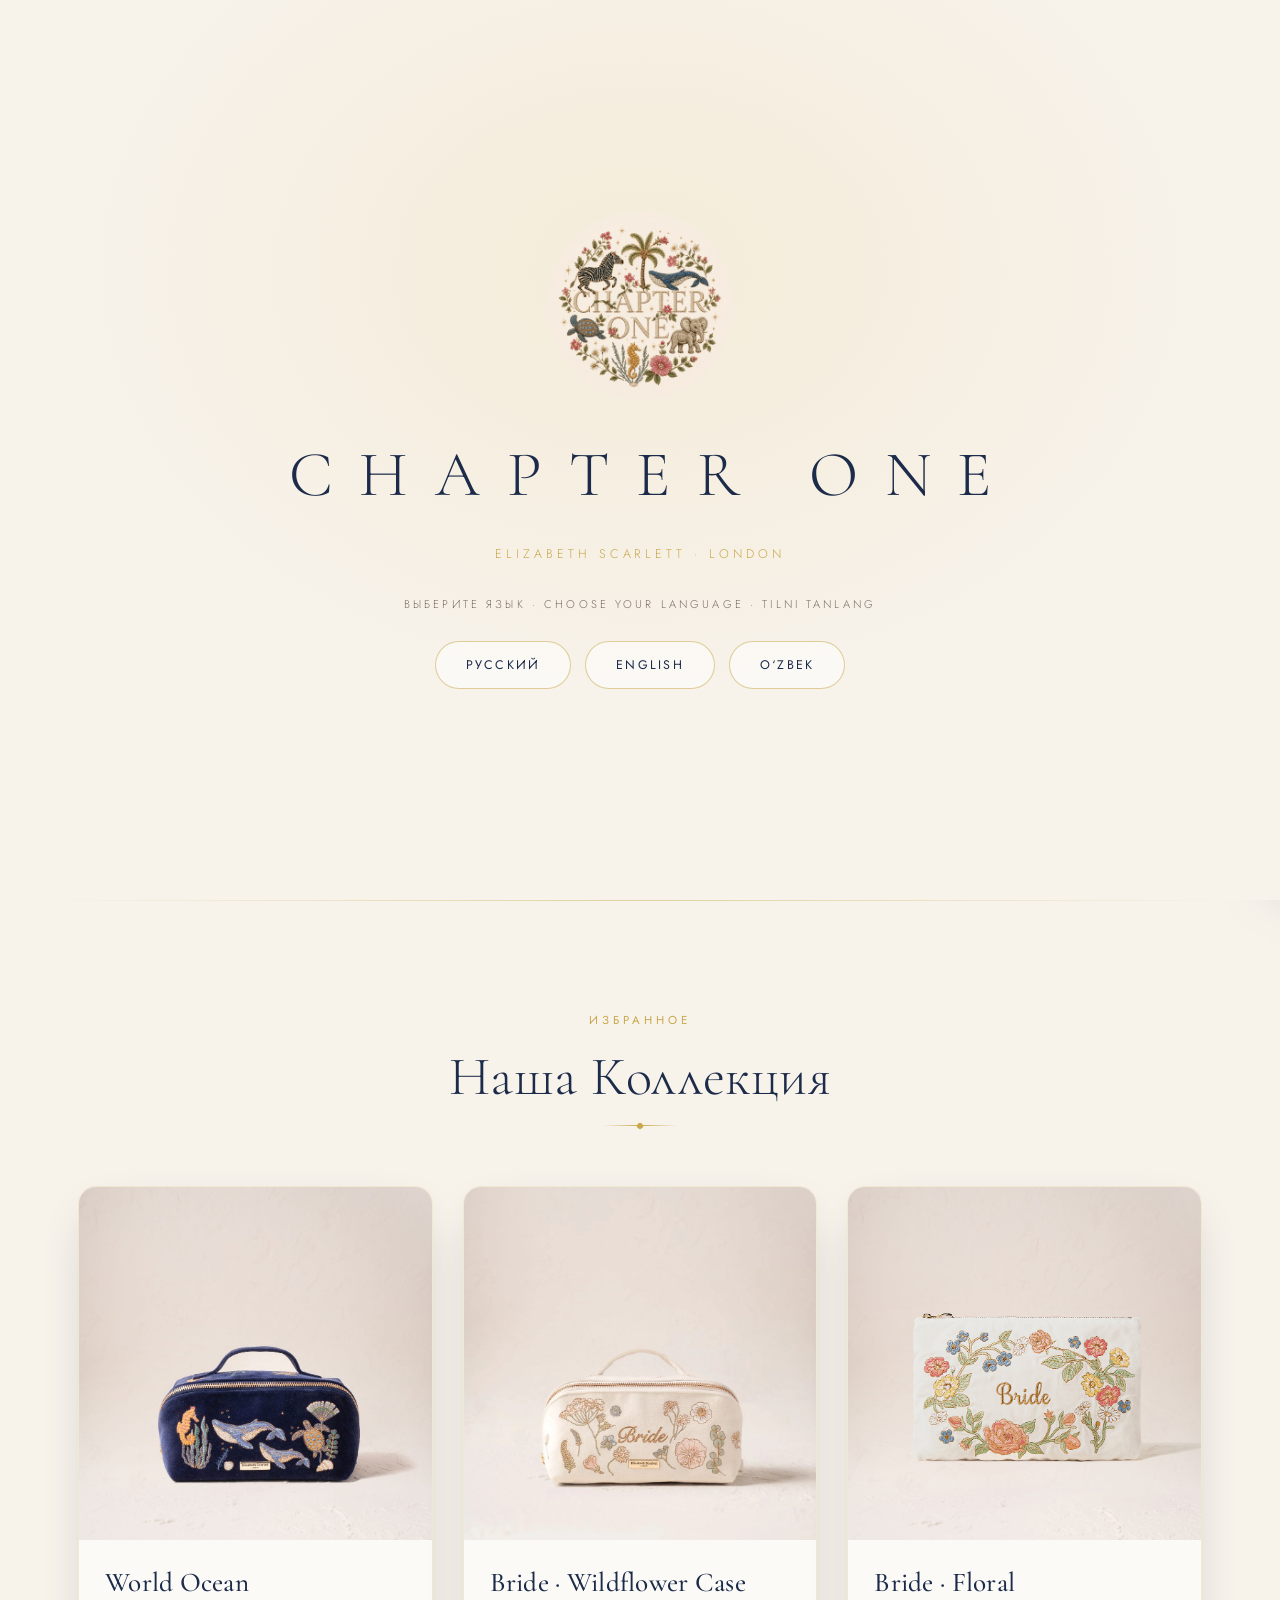
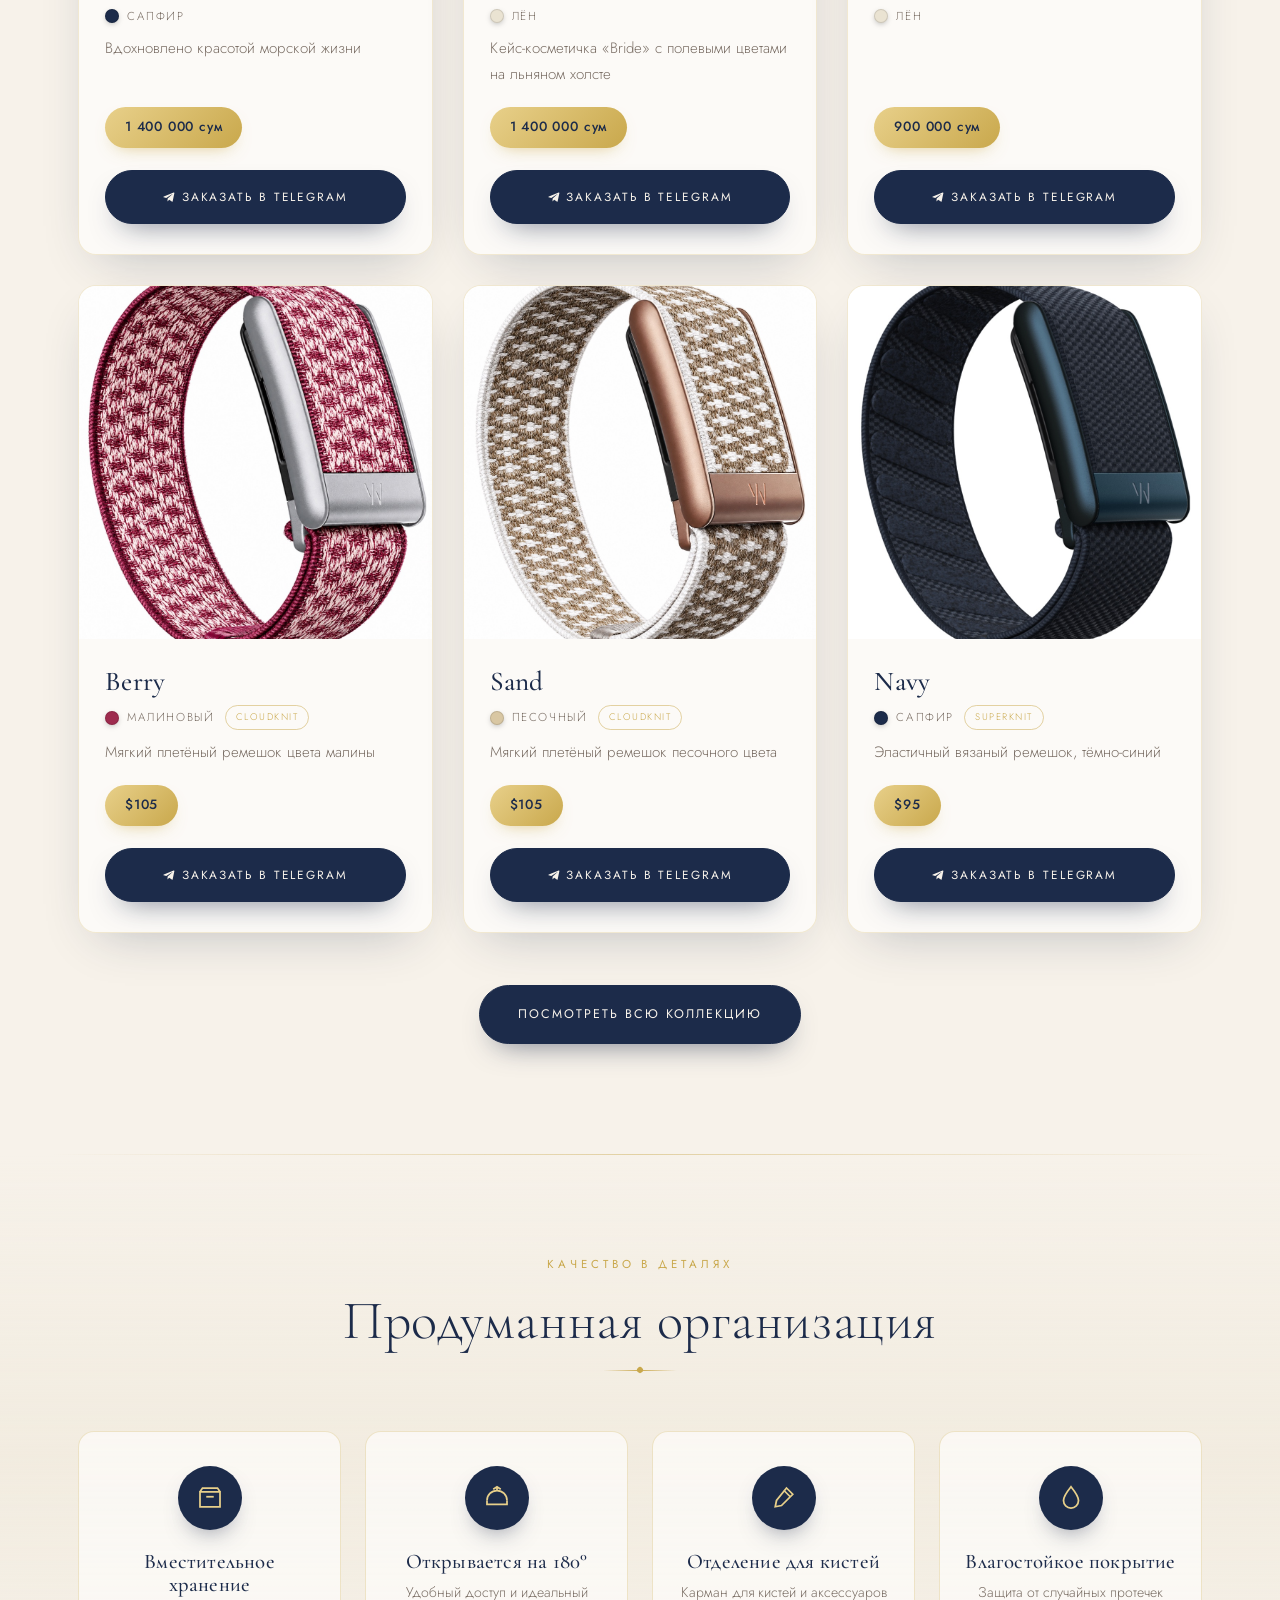
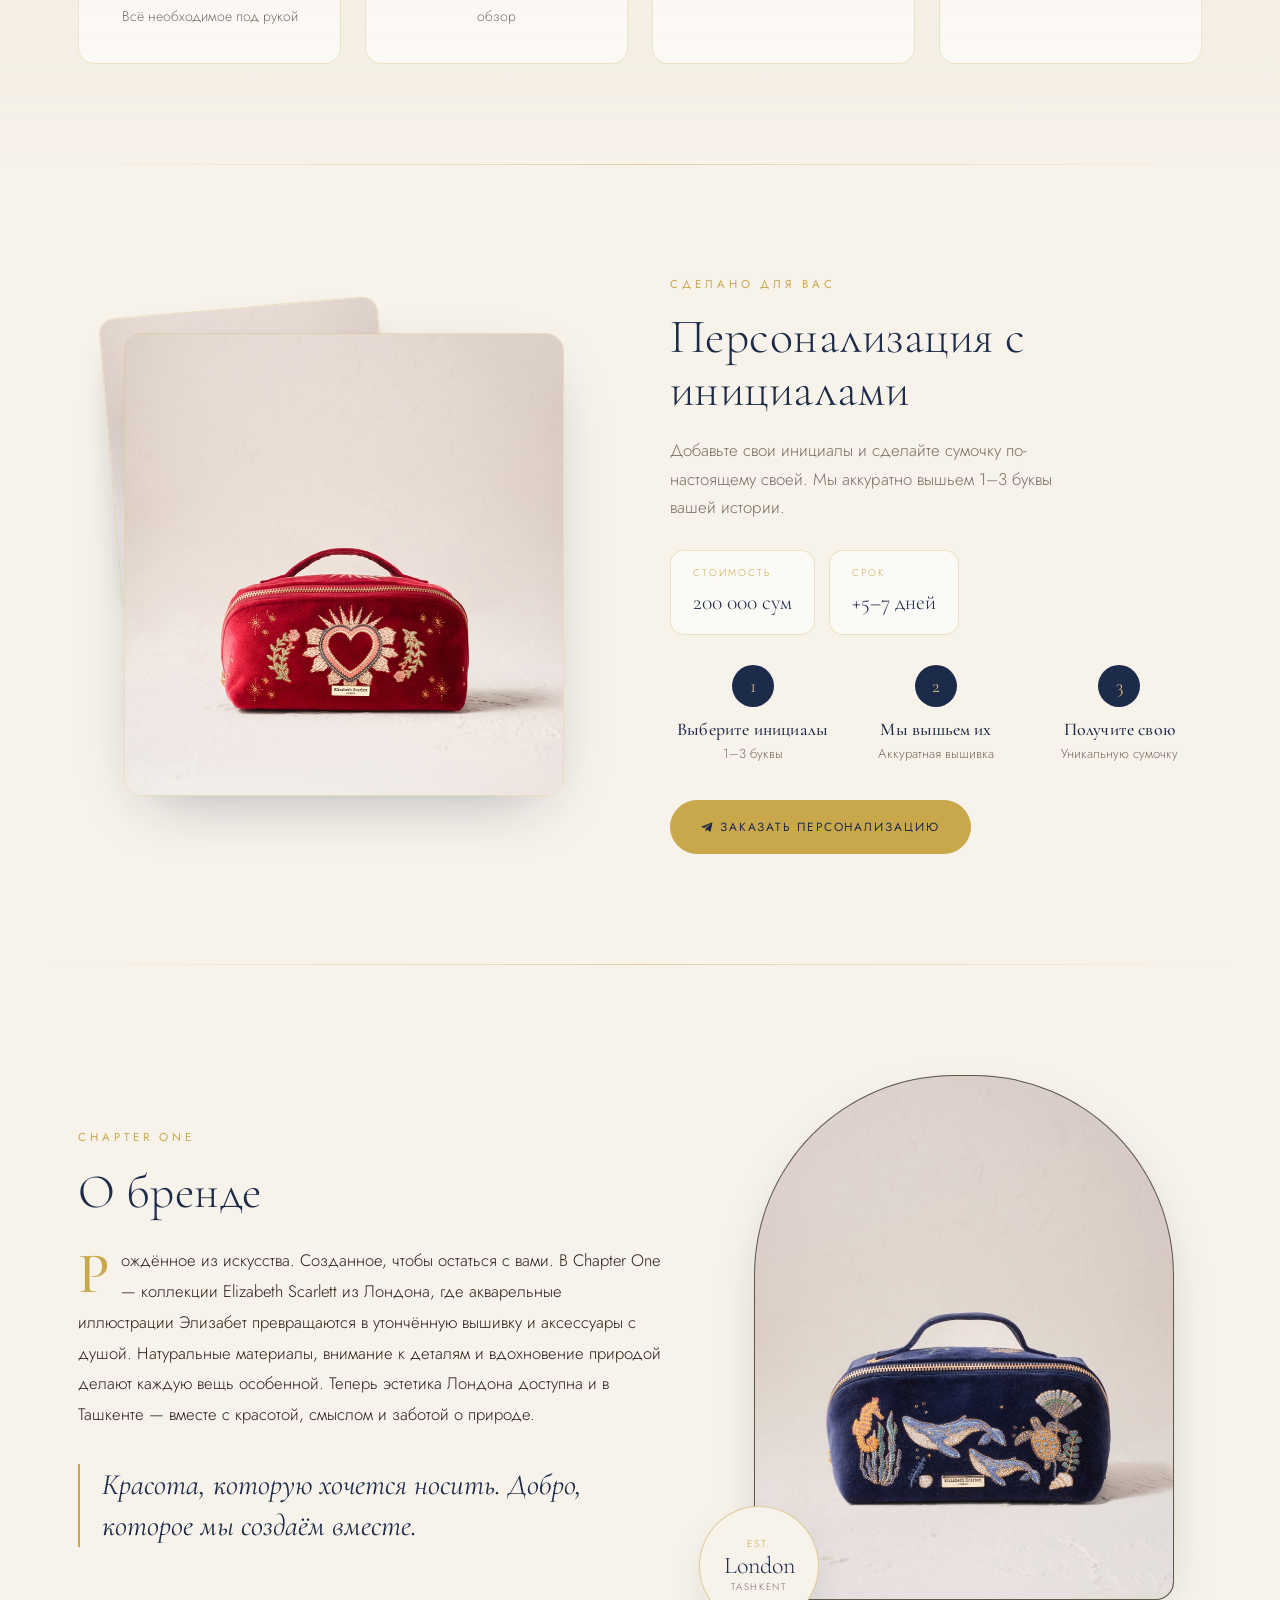
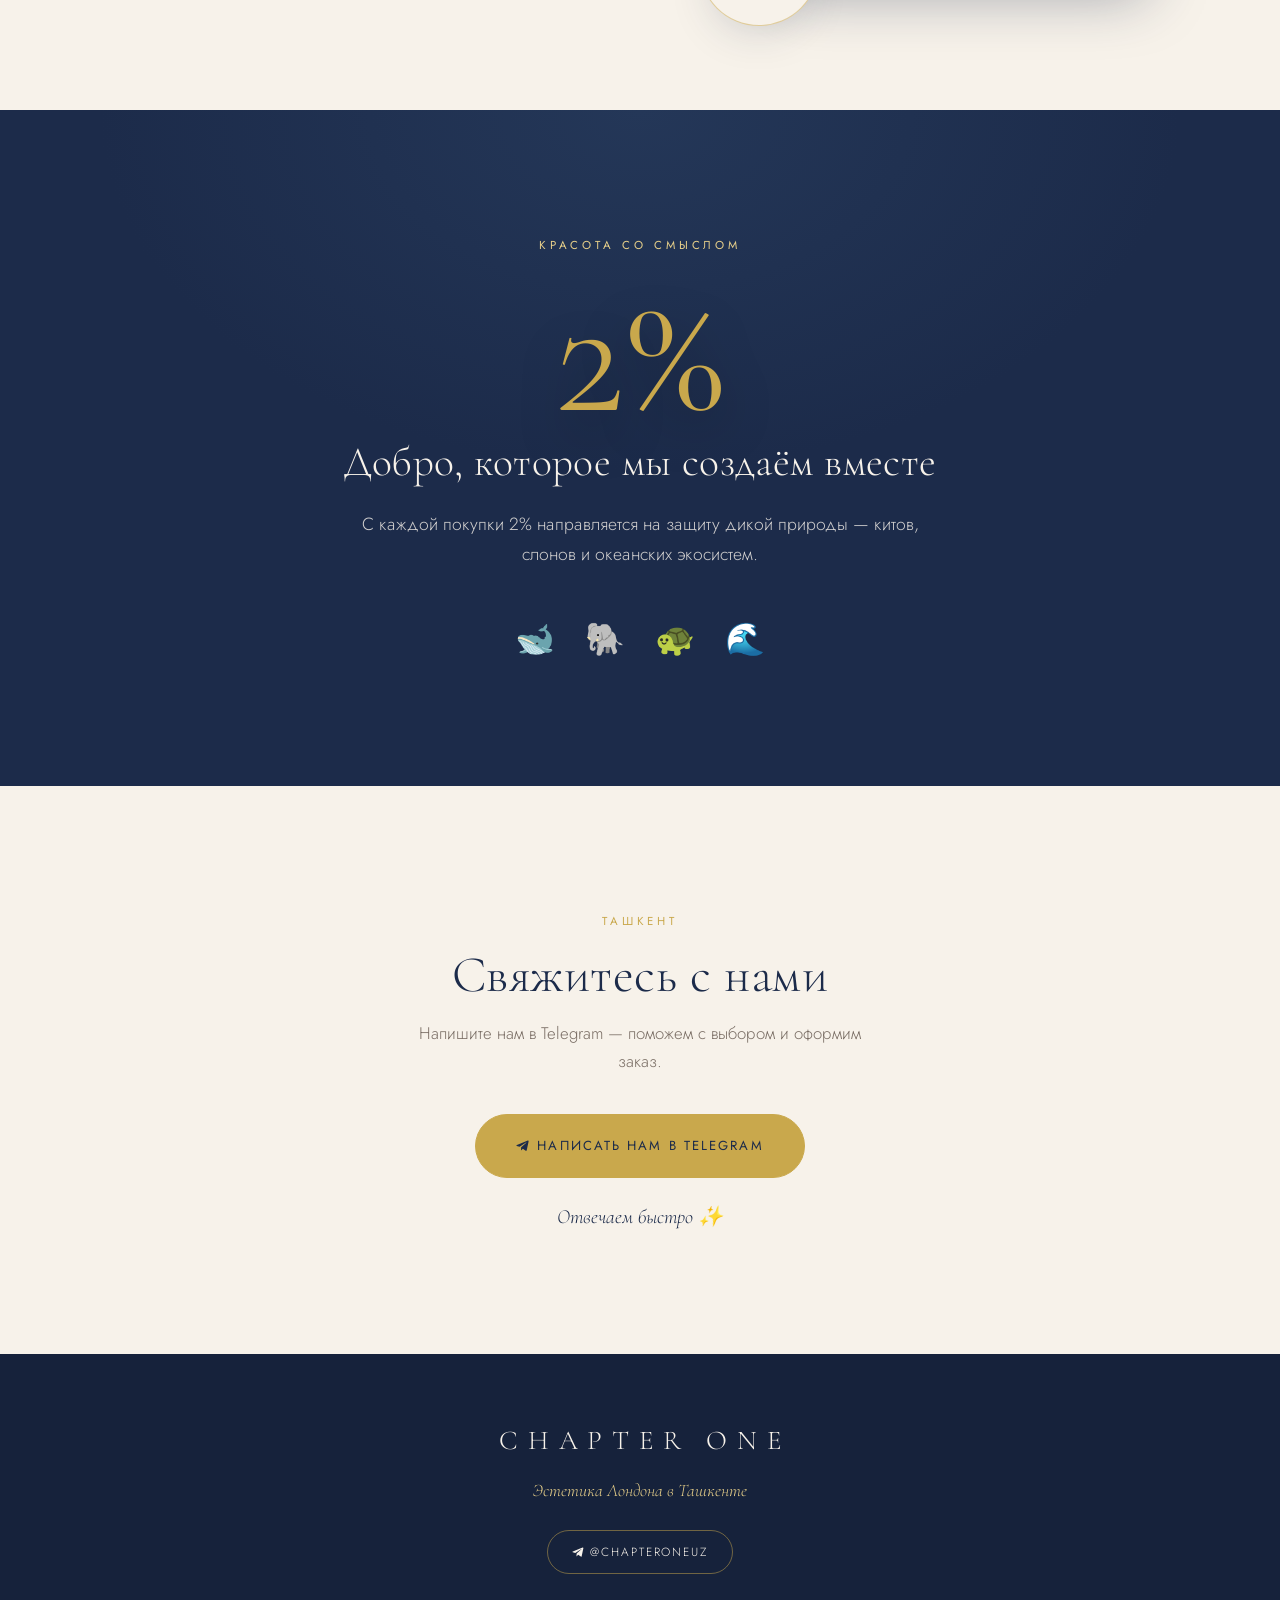
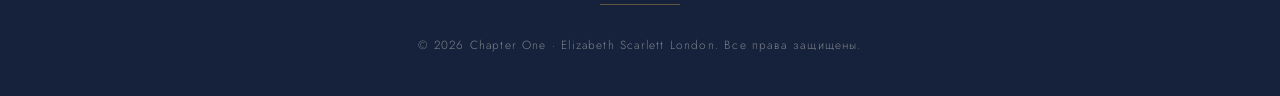
<file: index.html>
<!DOCTYPE html>
<html lang="ru">
<head>
<meta charset="UTF-8" />
<meta name="viewport" content="width=device-width, initial-scale=1.0" />
<title>Chapter One · Elizabeth Scarlett — Ташкент</title>
<meta name="description" content="Chapter One — представитель коллекции бархатных косметичек Elizabeth Scarlett (Лондон) в Ташкенте. Премиальная вышивка, вдохновлённая природой." />

<link rel="stylesheet" href="styles.css">
</head>
<body>

<!-- ===================== LANGUAGE SPLASH ===================== -->
<div id="splash">
  <div class="splash-inner">
    <img class="splash-logo" src="logo-mark.jpg" alt="Chapter One" width="188" height="188">
    <div class="splash-mark">CHAPTER ONE</div>
    <div class="splash-sub">Elizabeth Scarlett · London</div>
    <div class="splash-line">Выберите язык · Choose your language · Tilni tanlang</div>
    <div class="splash-btns">
      <button class="lang-btn" data-lang="ru">Русский</button>
      <button class="lang-btn" data-lang="en">English</button>
      <button class="lang-btn" data-lang="uz">O‘zbek</button>
    </div>
  </div>
</div>

<!-- ===================== NAVBAR ===================== -->
<nav class="nav" id="nav">
  <div class="wrap nav-inner">
    <a href="#top" class="brand">CHAPTER ONE</a>
    <div class="nav-links">
      <a href="collection.html" data-i18n="nav.collection">Коллекция</a>
      <a href="#personalize" data-i18n="nav.personalize">Персонализация</a>
      <a href="#about" data-i18n="nav.about">О бренде</a>
      <a href="#mission" data-i18n="nav.mission">Миссия</a>
      <a href="#contact" data-i18n="nav.contact">Контакты</a>
      <div class="lang-switch" data-switch>
        <button data-set-lang="ru">RU</button><span class="lang-sep">/</span>
        <button data-set-lang="en">EN</button><span class="lang-sep">/</span>
        <button data-set-lang="uz">UZ</button>
      </div>
    </div>
    <button class="burger" id="burger" aria-label="Menu"><span></span><span></span><span></span></button>
  </div>
</nav>

<!-- mobile drawer -->
<div class="scrim" id="scrim"></div>
<aside class="drawer" id="drawer">
  <a href="collection.html" data-i18n="nav.collection" data-close>Коллекция</a>
  <a href="#personalize" data-i18n="nav.personalize" data-close>Персонализация</a>
  <a href="#about" data-i18n="nav.about" data-close>О бренде</a>
  <a href="#mission" data-i18n="nav.mission" data-close>Миссия</a>
  <a href="#contact" data-i18n="nav.contact" data-close>Контакты</a>
  <div class="lang-switch" data-switch>
    <button data-set-lang="ru">RU</button><span class="lang-sep">/</span>
    <button data-set-lang="en">EN</button><span class="lang-sep">/</span>
    <button data-set-lang="uz">UZ</button>
  </div>
</aside>

<span id="top"></span>

<!-- ===================== HERO ===================== -->
<header class="hero">
  <div class="deco deco-1"><svg viewBox="0 0 60 160" fill="none" stroke="#C9A84C" stroke-width="1"><path d="M30 160 C30 110 30 60 30 6"/><path d="M30 130 C12 122 6 108 8 92 C24 96 30 112 30 130"/><path d="M30 100 C48 92 54 78 52 62 C36 66 30 82 30 100"/><path d="M30 72 C14 64 8 52 10 38 C26 42 30 56 30 72"/></svg></div>
  <div class="deco deco-2"><svg viewBox="0 0 60 160" fill="none" stroke="#C9A84C" stroke-width="1"><path d="M30 160 C30 110 30 60 30 6"/><path d="M30 124 C12 116 6 102 8 86 C24 90 30 106 30 124"/><path d="M30 94 C48 86 54 72 52 56 C36 60 30 76 30 94"/></svg></div>
  <div class="wrap hero-grid">
    <div>
      <div class="hero-overline eyebrow" data-i18n="hero.overline">Elizabeth Scarlett · Лондон → Ташкент</div>
      <h1 data-i18n="hero.title">Рождённое из искусства. <span class="accent">Созданное</span>, чтобы остаться с вами.</h1>
      <p class="hero-sub" data-i18n="hero.subtitle">Красота, которую хочется носить. Добро, которое мы создаём вместе.</p>
      <div class="hero-cta">
        <a href="collection.html" class="btn btn-primary" data-i18n="hero.cta1">Смотреть коллекцию</a>
        <a href="https://t.me/chapteroneuz" target="_blank" rel="noopener" class="btn btn-outline">
          <svg class="tg-ico" viewBox="0 0 24 24"><path d="M21.94 4.3 18.7 19.6c-.24 1.08-.88 1.34-1.78.84l-4.92-3.62-2.37 2.28c-.26.26-.48.48-.98.48l.35-4.98 9.06-8.18c.4-.35-.08-.55-.62-.2L6.27 13.5l-4.83-1.5c-1.05-.33-1.07-1.05.22-1.55L20.6 2.8c.87-.32 1.64.2 1.34 1.5Z"/></svg>
          <span data-i18n="hero.cta2">Заказать в Telegram</span>
        </a>
      </div>
    </div>
    <div class="hero-art">
      <div class="hero-medallion">
        <img class="hero-logo" src="logo-mark.jpg" alt="Chapter One — Elizabeth Scarlett" width="430" height="430">
      </div>
    </div>
  </div>
</header>

<div class="section-divider"></div>

<!-- ===================== COLLECTION ===================== -->
<section class="collection" id="collection">
  <div class="wrap">
    <div class="section-head reveal">
      <span class="eyebrow" data-i18n="home.featured">Избранное</span>
      <h2 data-i18n="collection.title">Наша Коллекция</h2>
      <div class="gold-rule"></div>
    </div>

    <div class="grid" id="gridPreview">
      <!-- featured product cards rendered by JS -->
    </div>

    <div class="view-all-wrap reveal">
      <a href="collection.html" class="btn btn-primary" data-i18n="home.viewall">Посмотреть всю коллекцию</a>
    </div>
  </div>
</section>

<div class="section-divider"></div>

<!-- ===================== FEATURES ===================== -->
<section class="features">
  <div class="wrap">
    <div class="section-head reveal">
      <span class="eyebrow" data-i18n="features.eyebrow">Качество в деталях</span>
      <h2 data-i18n="features.title">Продуманная организация</h2>
      <div class="gold-rule"></div>
    </div>
    <div class="feat-grid">
      <div class="feat reveal">
        <div class="feat-ico"><svg viewBox="0 0 24 24"><path d="M4 7h16v12H4z"/><path d="M4 7l2-3h12l2 3"/><path d="M9 11h6"/></svg></div>
        <h4 data-i18n="feat.1.title">Вместительное хранение</h4>
        <p data-i18n="feat.1.desc">Всё необходимое под рукой</p>
      </div>
      <div class="feat reveal d1">
        <div class="feat-ico"><svg viewBox="0 0 24 24"><path d="M4 14a8 8 0 0 1 16 0"/><path d="M4 14v3h16v-3"/><path d="M12 6V3M9 5l3-2 3 2"/></svg></div>
        <h4 data-i18n="feat.2.title">Открывается на 180°</h4>
        <p data-i18n="feat.2.desc">Удобный доступ и идеальный обзор</p>
      </div>
      <div class="feat reveal d2">
        <div class="feat-ico"><svg viewBox="0 0 24 24"><path d="M14 4l5 5-9 9-5 1 1-5z"/><path d="M12 6l5 5"/></svg></div>
        <h4 data-i18n="feat.3.title">Отделение для кистей</h4>
        <p data-i18n="feat.3.desc">Карман для кистей и аксессуаров</p>
      </div>
      <div class="feat reveal d3">
        <div class="feat-ico"><svg viewBox="0 0 24 24"><path d="M12 3c4 5 6 8 6 11a6 6 0 0 1-12 0c0-3 2-6 6-11z"/></svg></div>
        <h4 data-i18n="feat.4.title">Влагостойкое покрытие</h4>
        <p data-i18n="feat.4.desc">Защита от случайных протечек</p>
      </div>
    </div>
  </div>
</section>

<div class="section-divider"></div>

<!-- ===================== PERSONALIZATION ===================== -->
<section class="personalize" id="personalize">
  <div class="wrap">
    <div class="pers-media reveal">
      <img class="pers-back" src="IMG_4416.jpg" alt="Монограмма «S» на тёмно-синем бархате" loading="lazy">
      <img src="personalize-red.jpg" alt="Персонализация с инициалами на бархате" loading="lazy">
    </div>
    <div class="pers-text reveal d1">
      <span class="eyebrow" data-i18n="pers.eyebrow">Сделано для вас</span>
      <h2 data-i18n="pers.title">Персонализация с инициалами</h2>
      <p class="lead" data-i18n="pers.lead">Добавьте свои инициалы и сделайте сумочку по-настоящему своей. Мы аккуратно вышьем 1–3 буквы вашей истории.</p>
      <div class="pers-meta">
        <div class="pers-pill"><span class="pk" data-i18n="pers.cost.k">Стоимость</span><span class="pv" data-i18n="pers.cost.v">200 000 сум</span></div>
        <div class="pers-pill"><span class="pk" data-i18n="pers.time.k">Срок</span><span class="pv" data-i18n="pers.time.v">+5–7 дней</span></div>
      </div>
      <div class="pers-steps">
        <div class="pers-step"><div class="sn">1</div><h4 data-i18n="pers.s1.t">Выберите инициалы</h4><p data-i18n="pers.s1.d">1–3 буквы</p></div>
        <div class="pers-step"><div class="sn">2</div><h4 data-i18n="pers.s2.t">Мы вышьем их</h4><p data-i18n="pers.s2.d">Аккуратная вышивка</p></div>
        <div class="pers-step"><div class="sn">3</div><h4 data-i18n="pers.s3.t">Получите свою</h4><p data-i18n="pers.s3.d">Уникальную сумочку</p></div>
      </div>
      <a href="https://t.me/chapteroneuz" target="_blank" rel="noopener" class="btn btn-gold">
        <svg class="tg-ico" viewBox="0 0 24 24"><path d="M21.94 4.3 18.7 19.6c-.24 1.08-.88 1.34-1.78.84l-4.92-3.62-2.37 2.28c-.26.26-.48.48-.98.48l.35-4.98 9.06-8.18c.4-.35-.08-.55-.62-.2L6.27 13.5l-4.83-1.5c-1.05-.33-1.07-1.05.22-1.55L20.6 2.8c.87-.32 1.64.2 1.34 1.5Z"/></svg>
        <span data-i18n="pers.cta">Заказать персонализацию</span>
      </a>
    </div>
  </div>
</section>

<div class="section-divider"></div>

<!-- ===================== ABOUT ===================== -->
<section class="about" id="about">
  <div class="wrap about-grid">
    <div class="about-text reveal">
      <span class="eyebrow" data-i18n="about.eyebrow">Chapter One</span>
      <h2 data-i18n="about.title">О бренде</h2>
      <p class="about-body" data-i18n="about.body">Рождённое из искусства. Созданное, чтобы остаться с вами. В Chapter One — коллекции Elizabeth Scarlett из Лондона, где акварельные иллюстрации Элизабет превращаются в утончённую вышивку и аксессуары с душой. Натуральные материалы, внимание к деталям и вдохновение природой делают каждую вещь особенной. Теперь эстетика Лондона доступна и в Ташкенте — вместе с красотой, смыслом и заботой о природе.</p>
      <blockquote class="about-quote" data-i18n="about.quote">Красота, которую хочется носить. Добро, которое мы создаём вместе.</blockquote>
    </div>
    <div class="about-art reveal d2">
      <div class="about-frame">
        <img src="world-ocean.jpg" alt="Бархатная косметичка Elizabeth Scarlett с вышивкой">
      </div>
      <div class="about-badge">
        <span class="b1">Est.</span>
        <span class="b2">London</span>
        <span class="b3">Tashkent</span>
      </div>
    </div>
  </div>
</section>

<!-- ===================== MISSION ===================== -->
<section class="mission" id="mission">
  <div class="wrap reveal">
    <span class="eyebrow" data-i18n="mission.eyebrow">Beauty with purpose</span>
    <div class="mission-pct">2%</div>
    <h2 data-i18n="mission.title">Красота со смыслом</h2>
    <p data-i18n="mission.text">С каждой покупки 2% направляется на защиту дикой природы — китов, слонов и океанских экосистем.</p>
    <div class="mission-ico"><span>🐋</span><span>🐘</span><span>🐢</span><span>🌊</span></div>
  </div>
</section>

<!-- ===================== CONTACT ===================== -->
<section class="contact" id="contact">
  <div class="wrap reveal">
    <span class="eyebrow" data-i18n="contact.eyebrow">Tashkent</span>
    <h2 data-i18n="contact.title" style="margin-top:14px">Свяжитесь с нами</h2>
    <p class="lead" data-i18n="contact.lead">Напишите нам в Telegram — поможем с выбором и оформим заказ.</p>
    <a href="https://t.me/chapteroneuz" target="_blank" rel="noopener" class="btn btn-gold">
      <svg class="tg-ico" viewBox="0 0 24 24"><path d="M21.94 4.3 18.7 19.6c-.24 1.08-.88 1.34-1.78.84l-4.92-3.62-2.37 2.28c-.26.26-.48.48-.98.48l.35-4.98 9.06-8.18c.4-.35-.08-.55-.62-.2L6.27 13.5l-4.83-1.5c-1.05-.33-1.07-1.05.22-1.55L20.6 2.8c.87-.32 1.64.2 1.34 1.5Z"/></svg>
      <span data-i18n="contact.button">Написать нам в Telegram</span>
    </a>
    <p class="note" data-i18n="contact.note">Отвечаем быстро ✨</p>
  </div>
</section>

<!-- ===================== FOOTER ===================== -->
<footer class="footer">
  <div class="wrap">
    <div class="fbrand">CHAPTER ONE</div>
    <div class="ftag" data-i18n="footer.tagline">Эстетика Лондона в Ташкенте</div>
    <a href="https://t.me/chapteroneuz" target="_blank" rel="noopener" class="footer-tg">
      <svg class="tg-ico" viewBox="0 0 24 24"><path d="M21.94 4.3 18.7 19.6c-.24 1.08-.88 1.34-1.78.84l-4.92-3.62-2.37 2.28c-.26.26-.48.48-.98.48l.35-4.98 9.06-8.18c.4-.35-.08-.55-.62-.2L6.27 13.5l-4.83-1.5c-1.05-.33-1.07-1.05.22-1.55L20.6 2.8c.87-.32 1.64.2 1.34 1.5Z"/></svg>
      <span>@chapteroneuz</span>
    </a>
    <div class="footer-rule"></div>
    <div class="copy" data-i18n="footer.copyright">© 2026 Chapter One · Elizabeth Scarlett London. Все права защищены.</div>
  </div>
</footer>

<script src="app.js"></script>
</body>
</html>
</file>
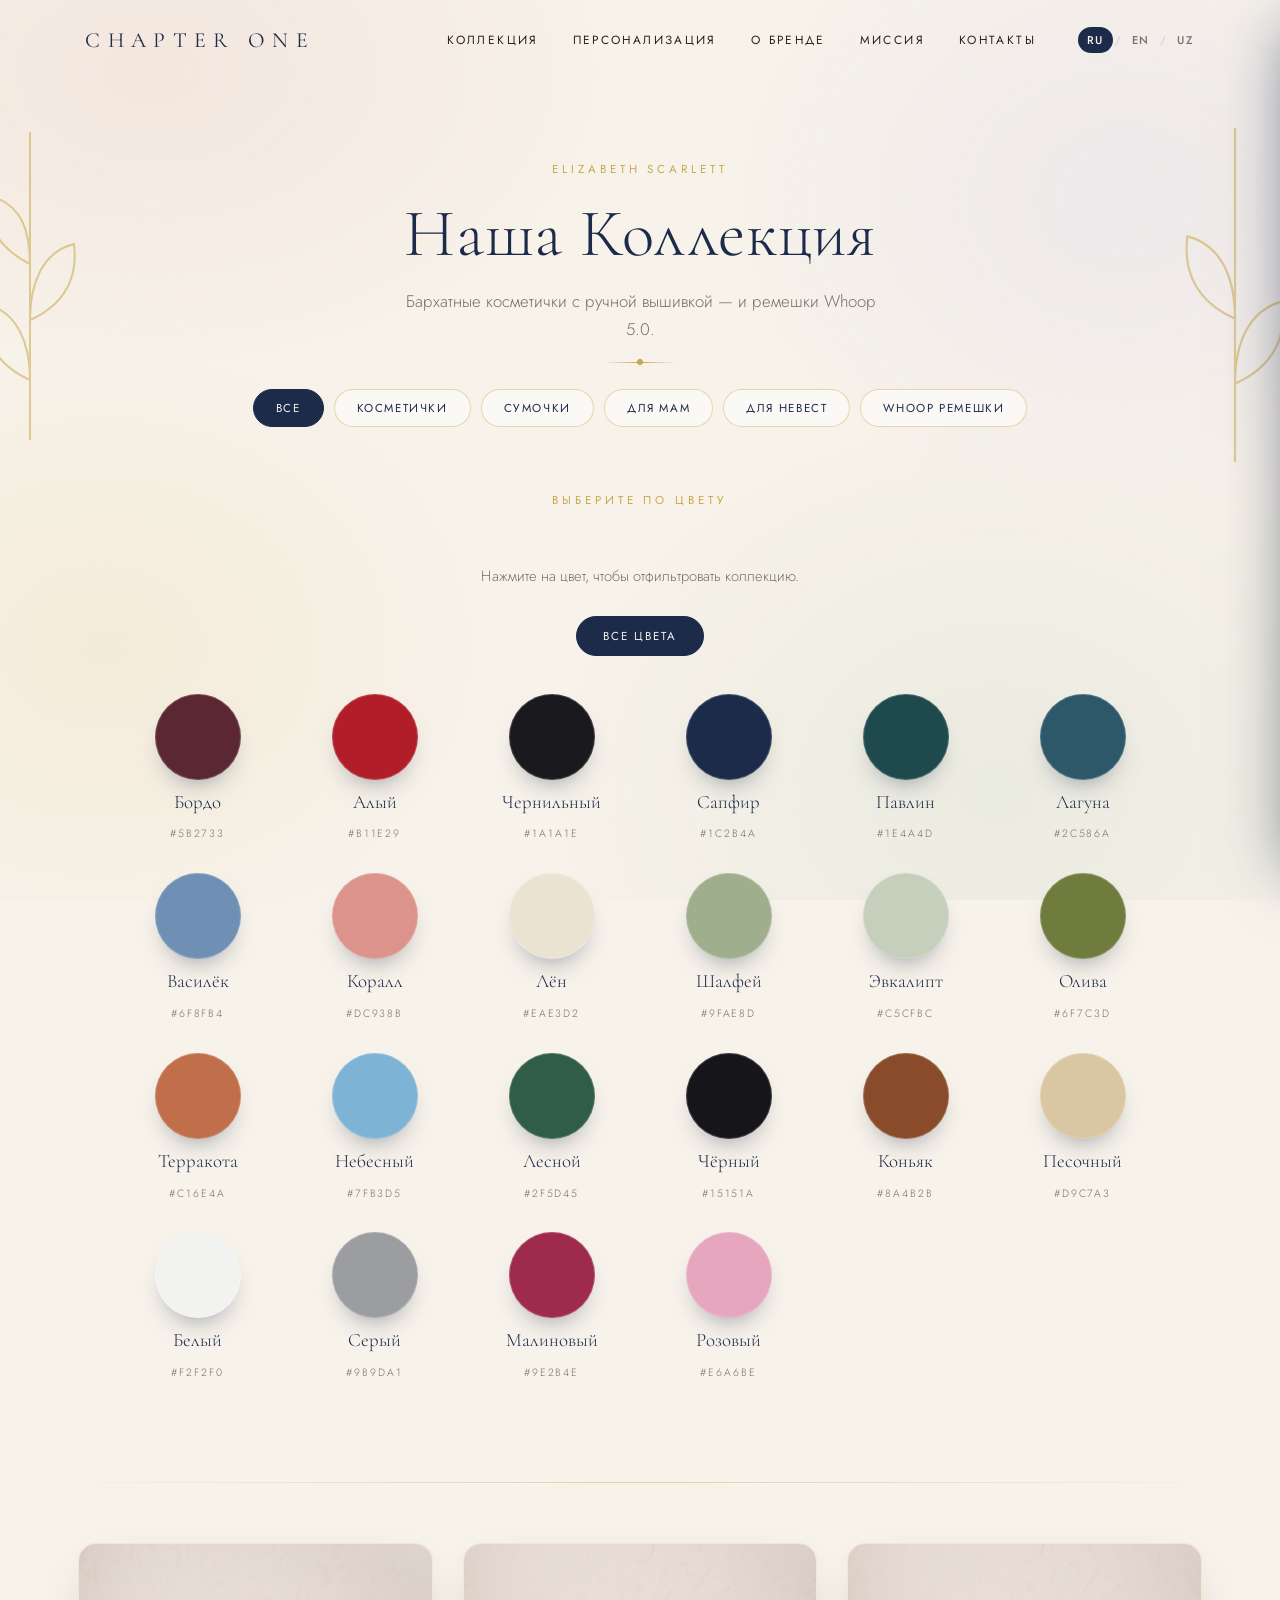
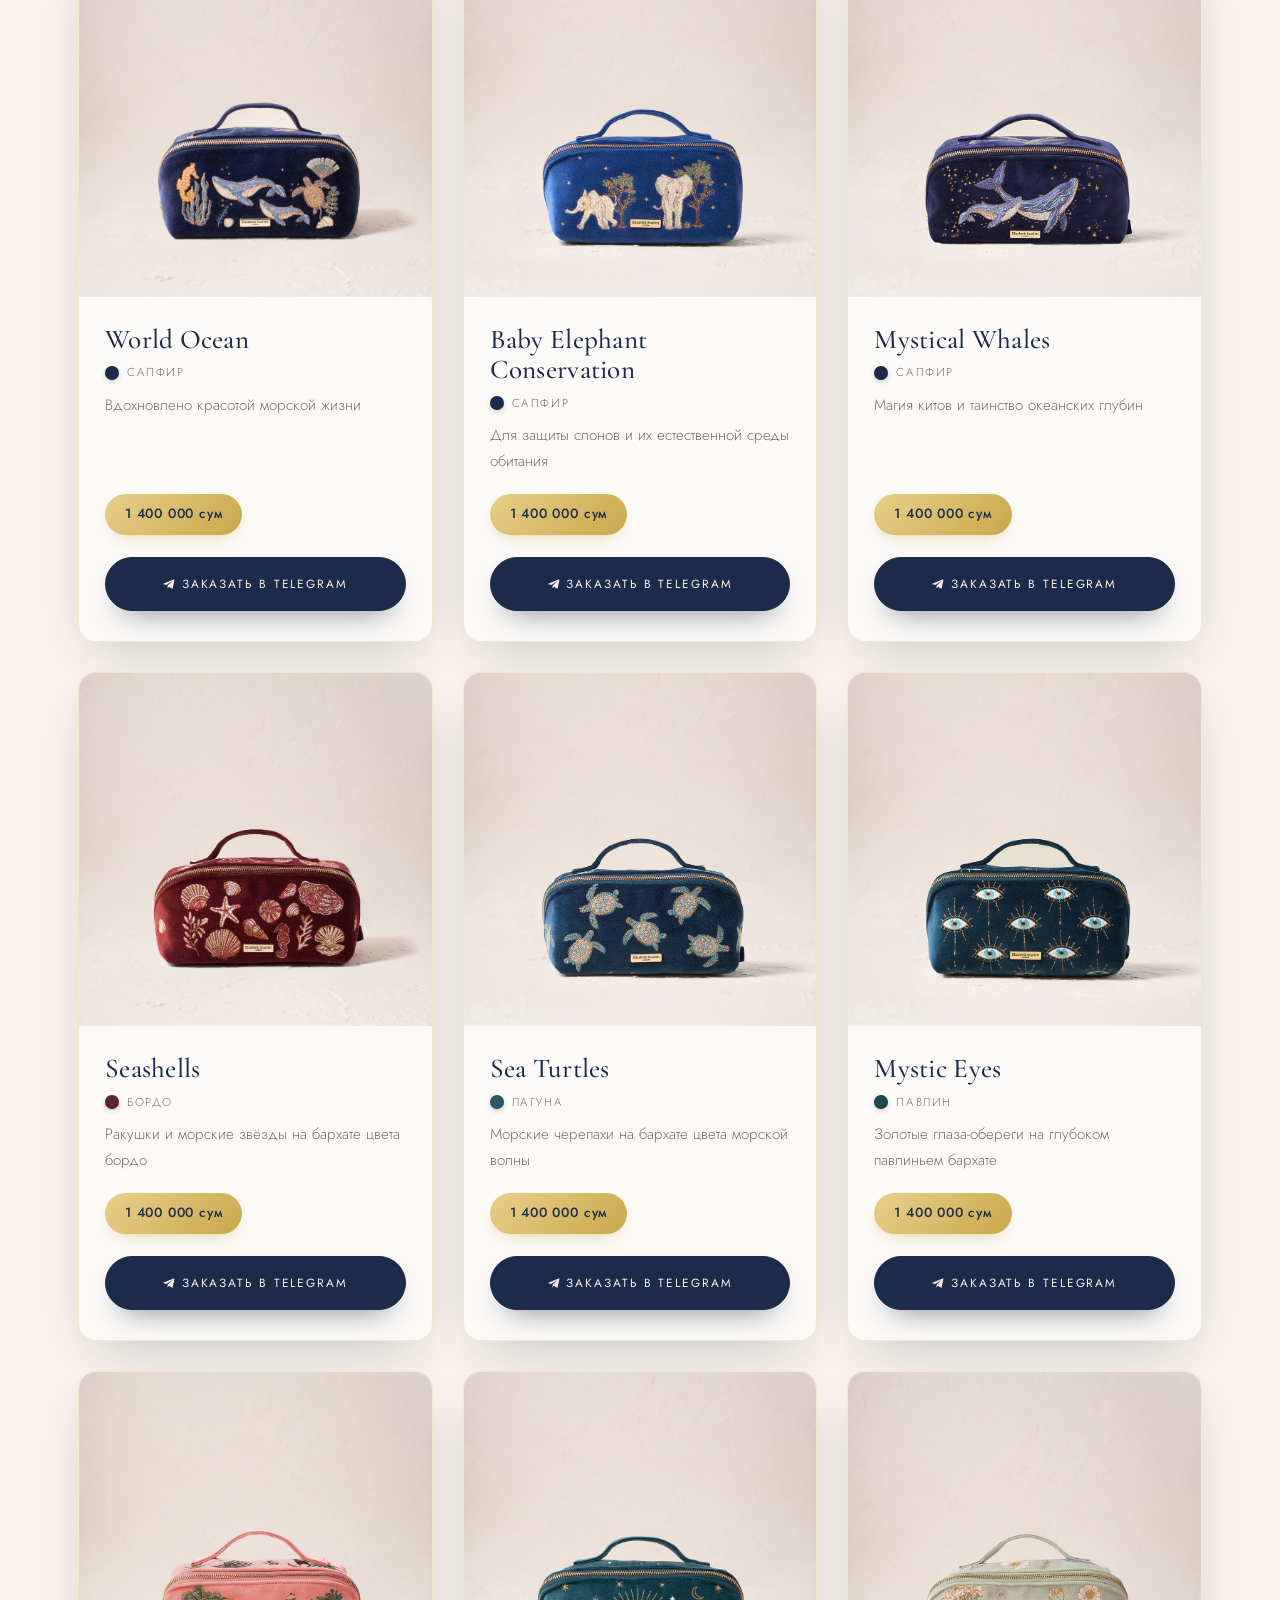
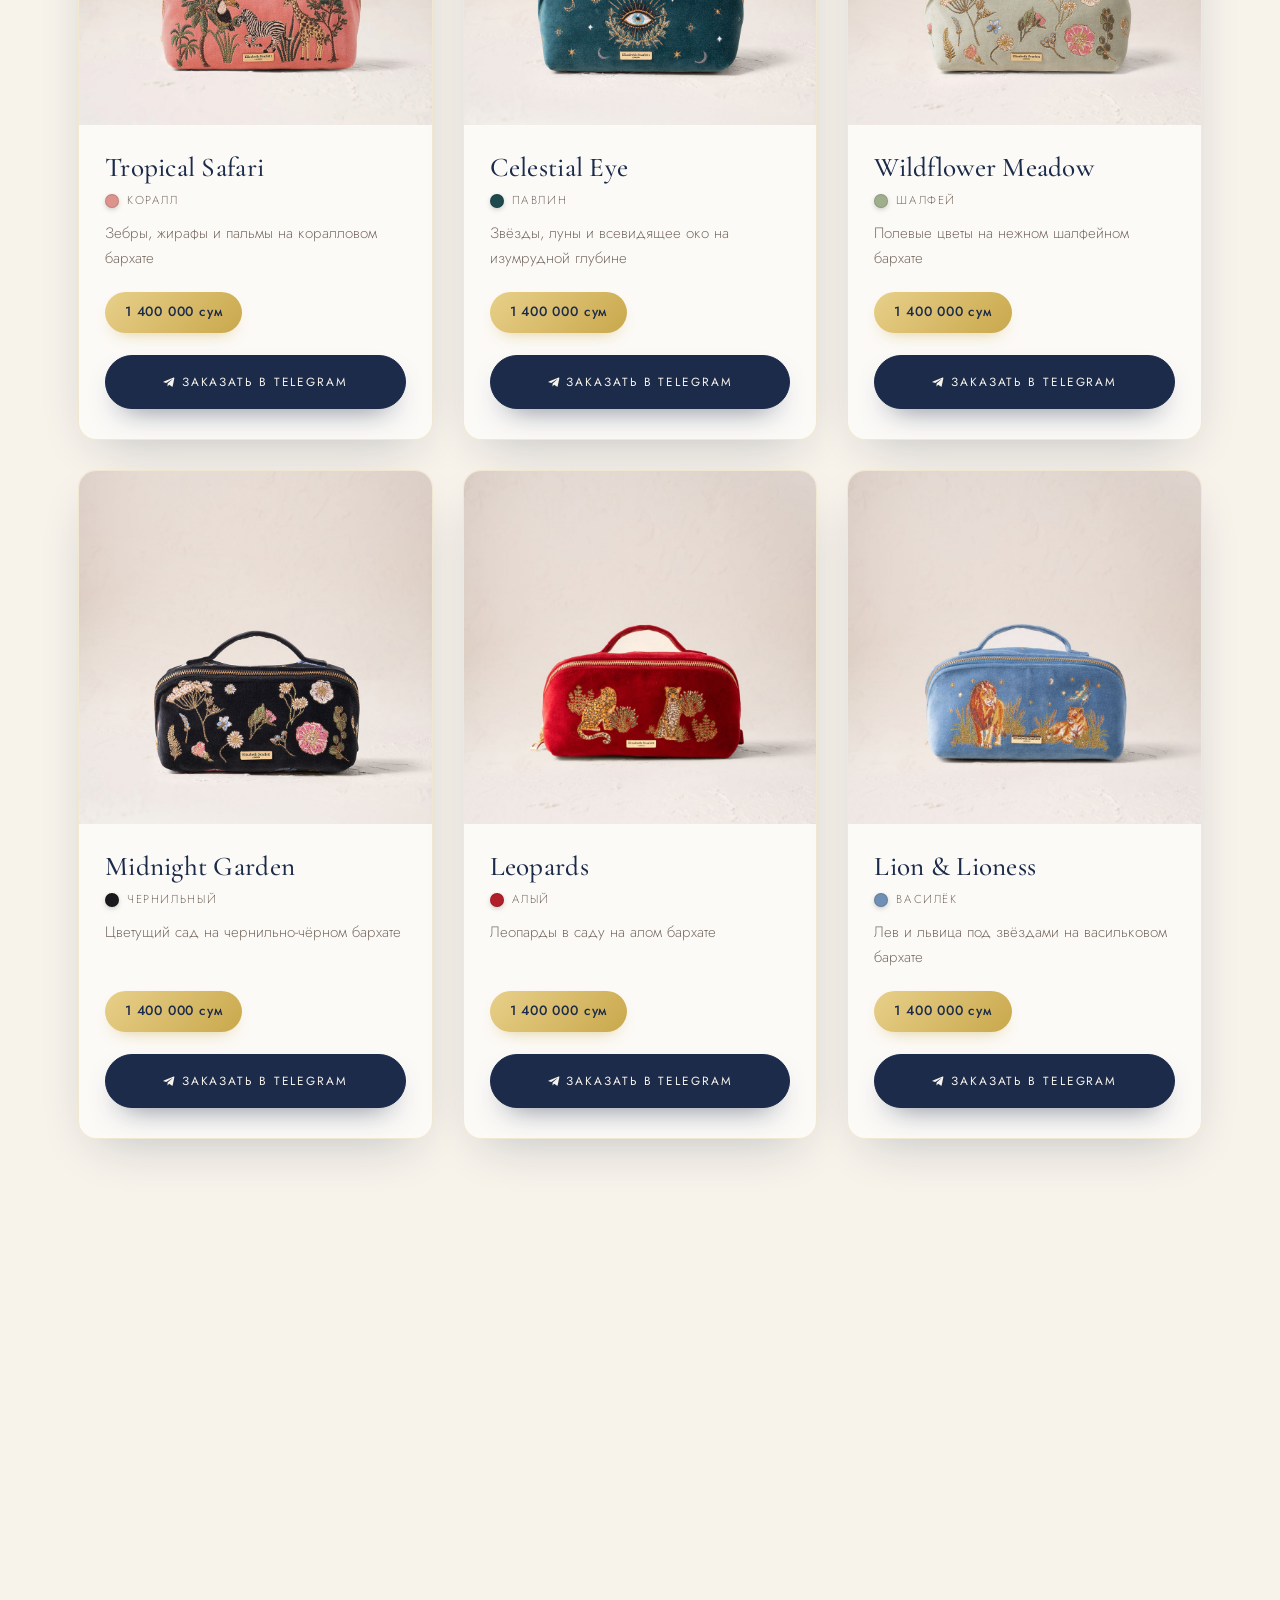
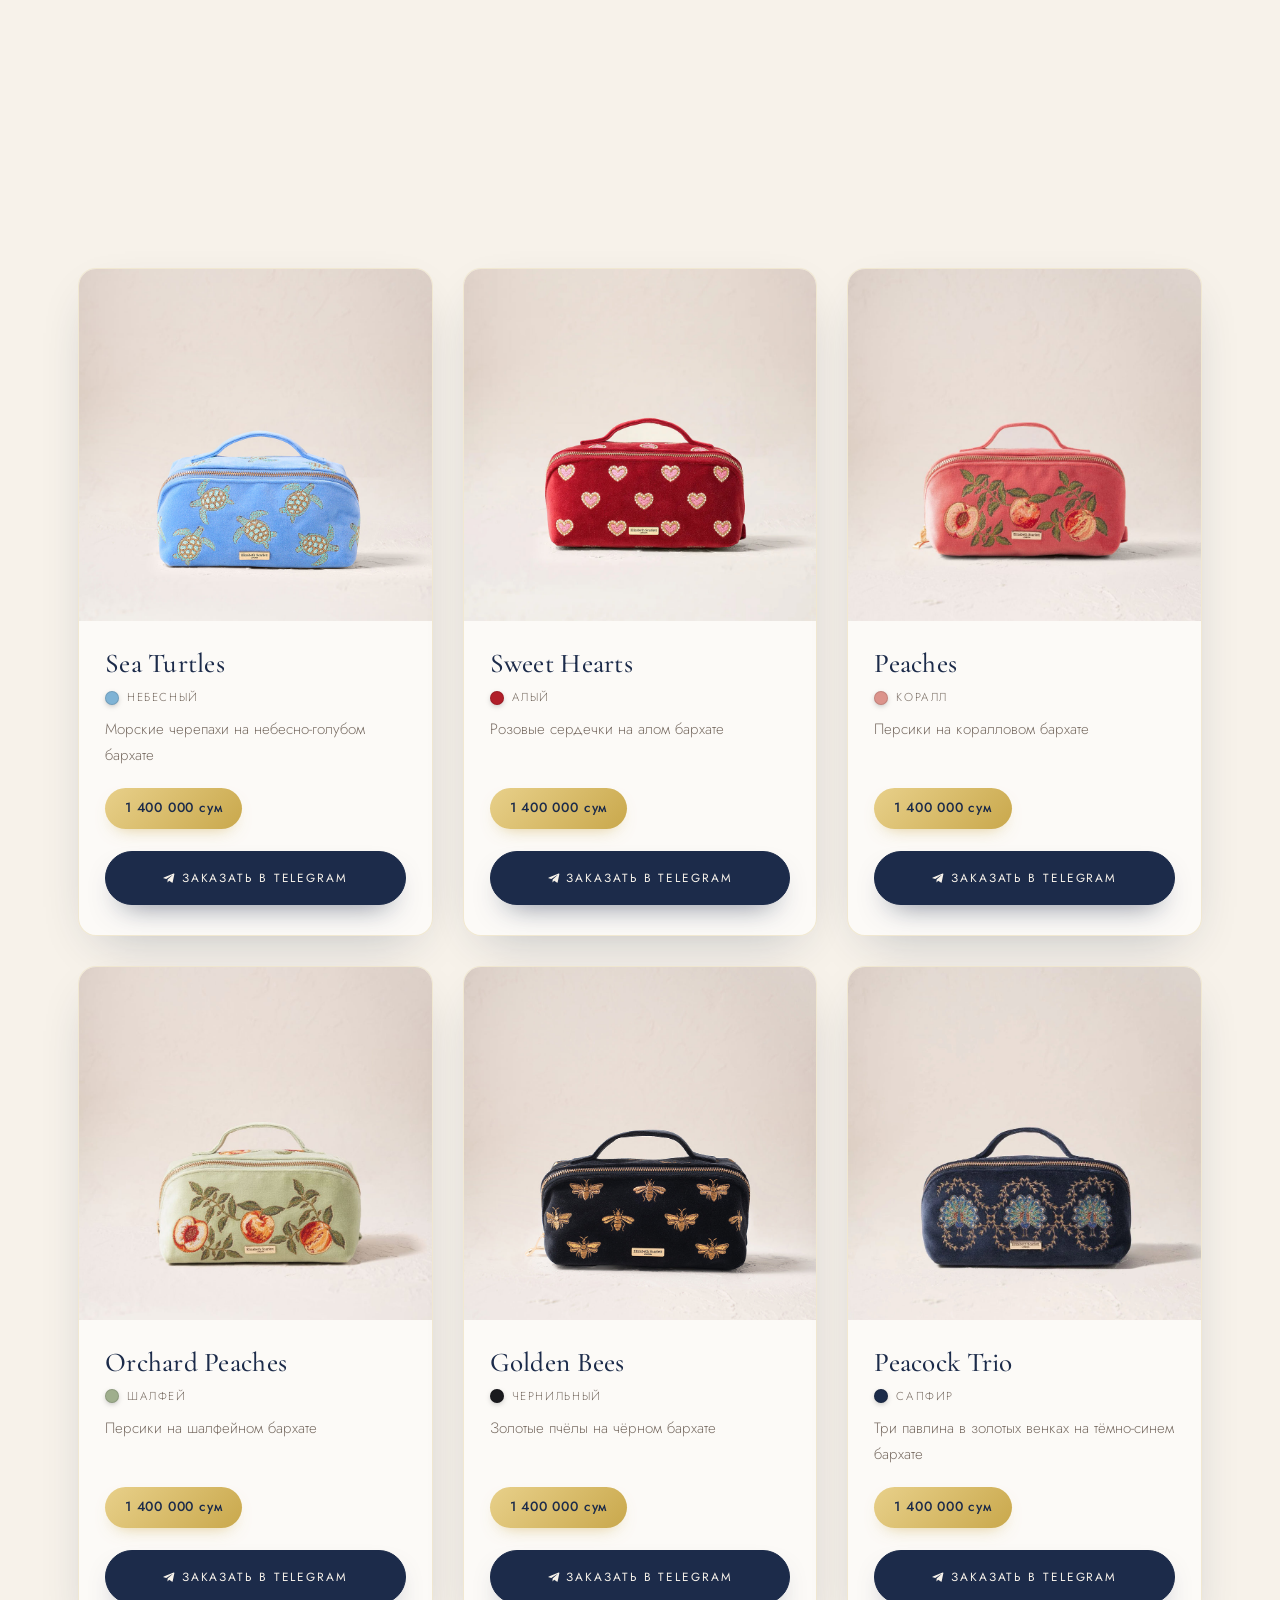
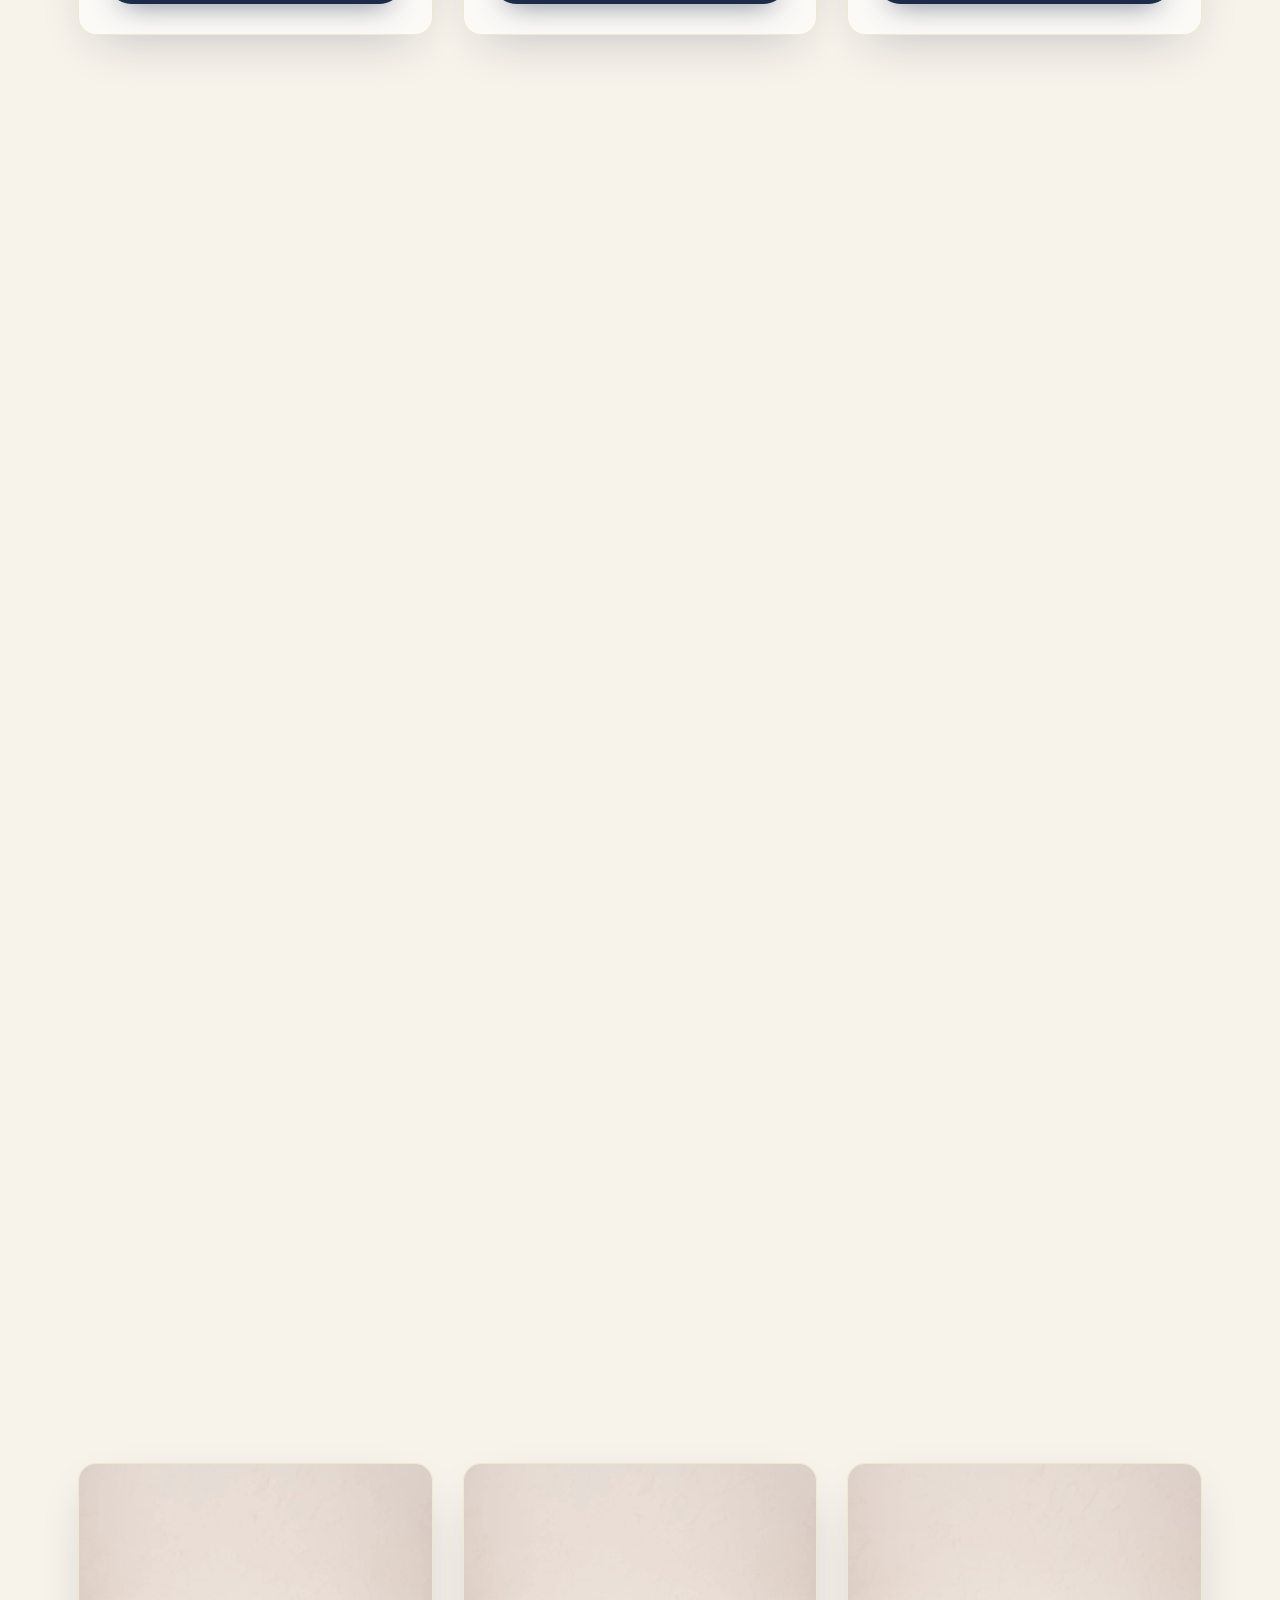
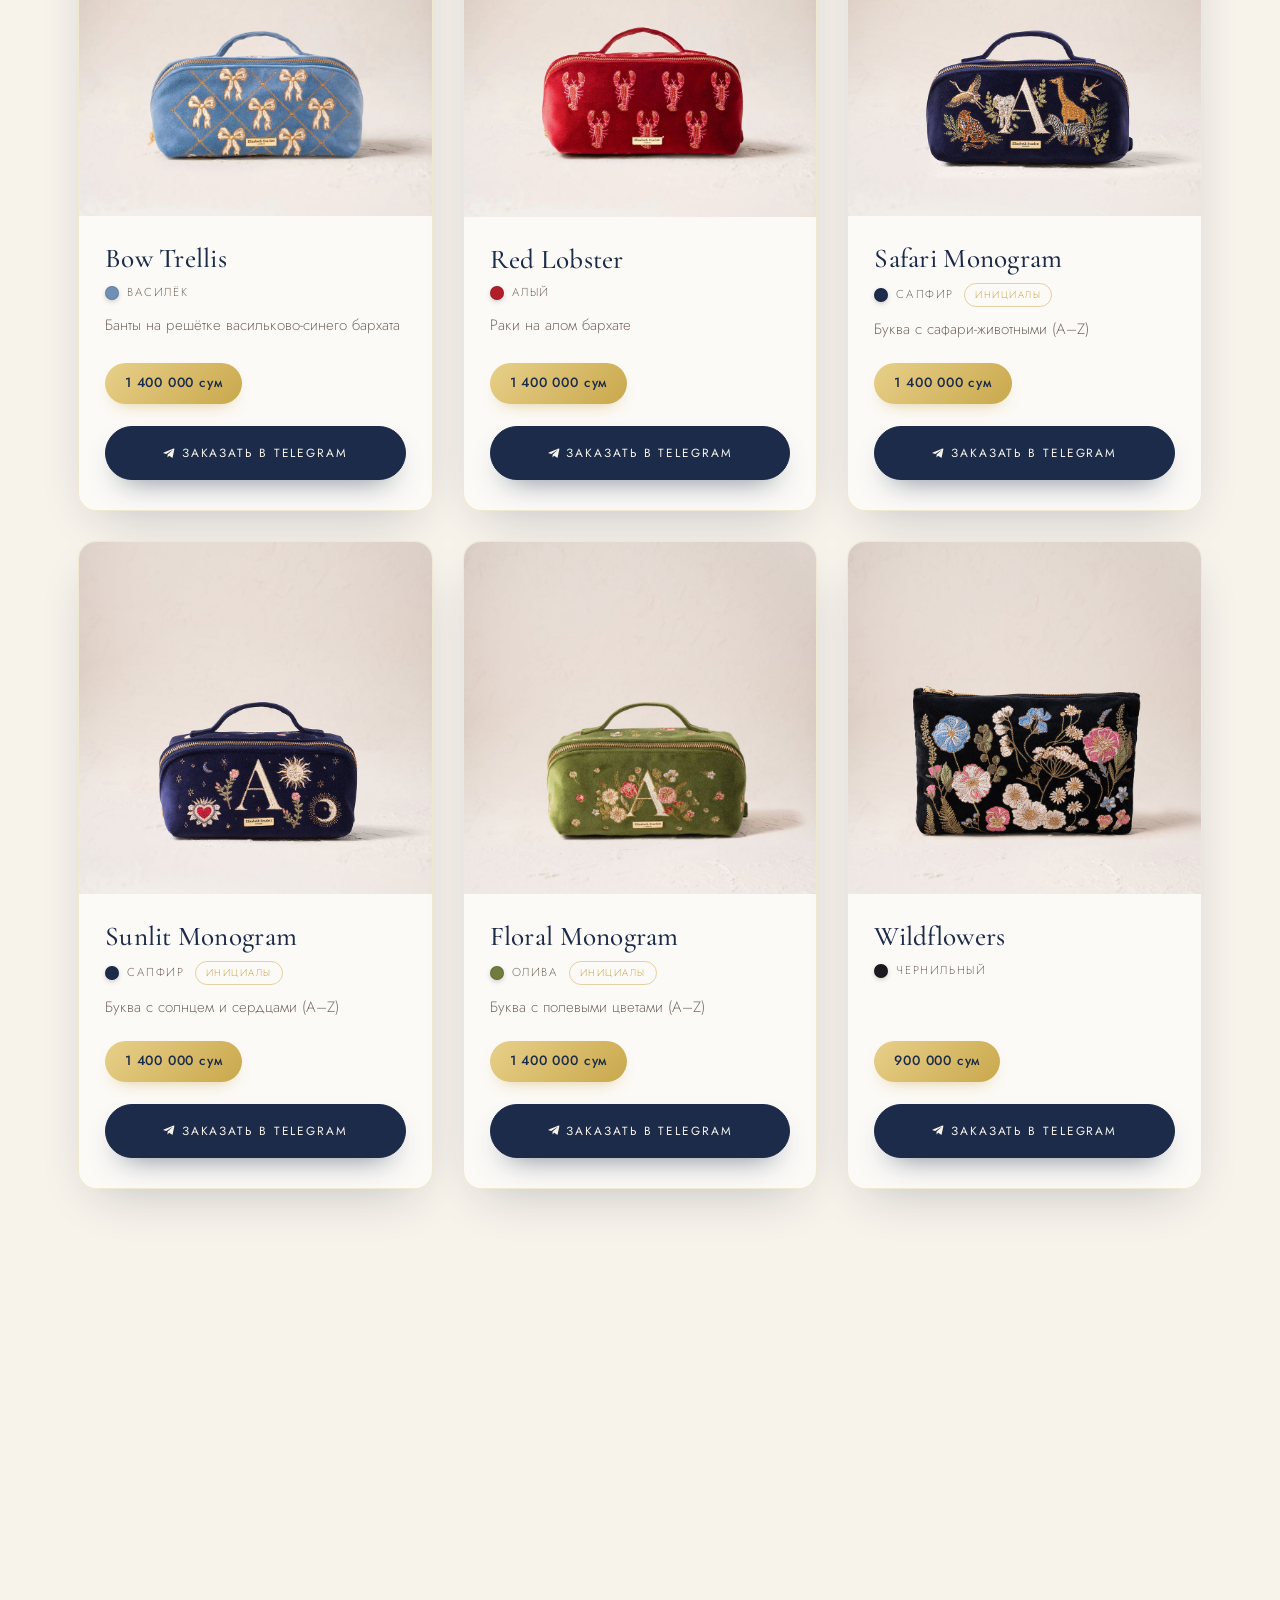
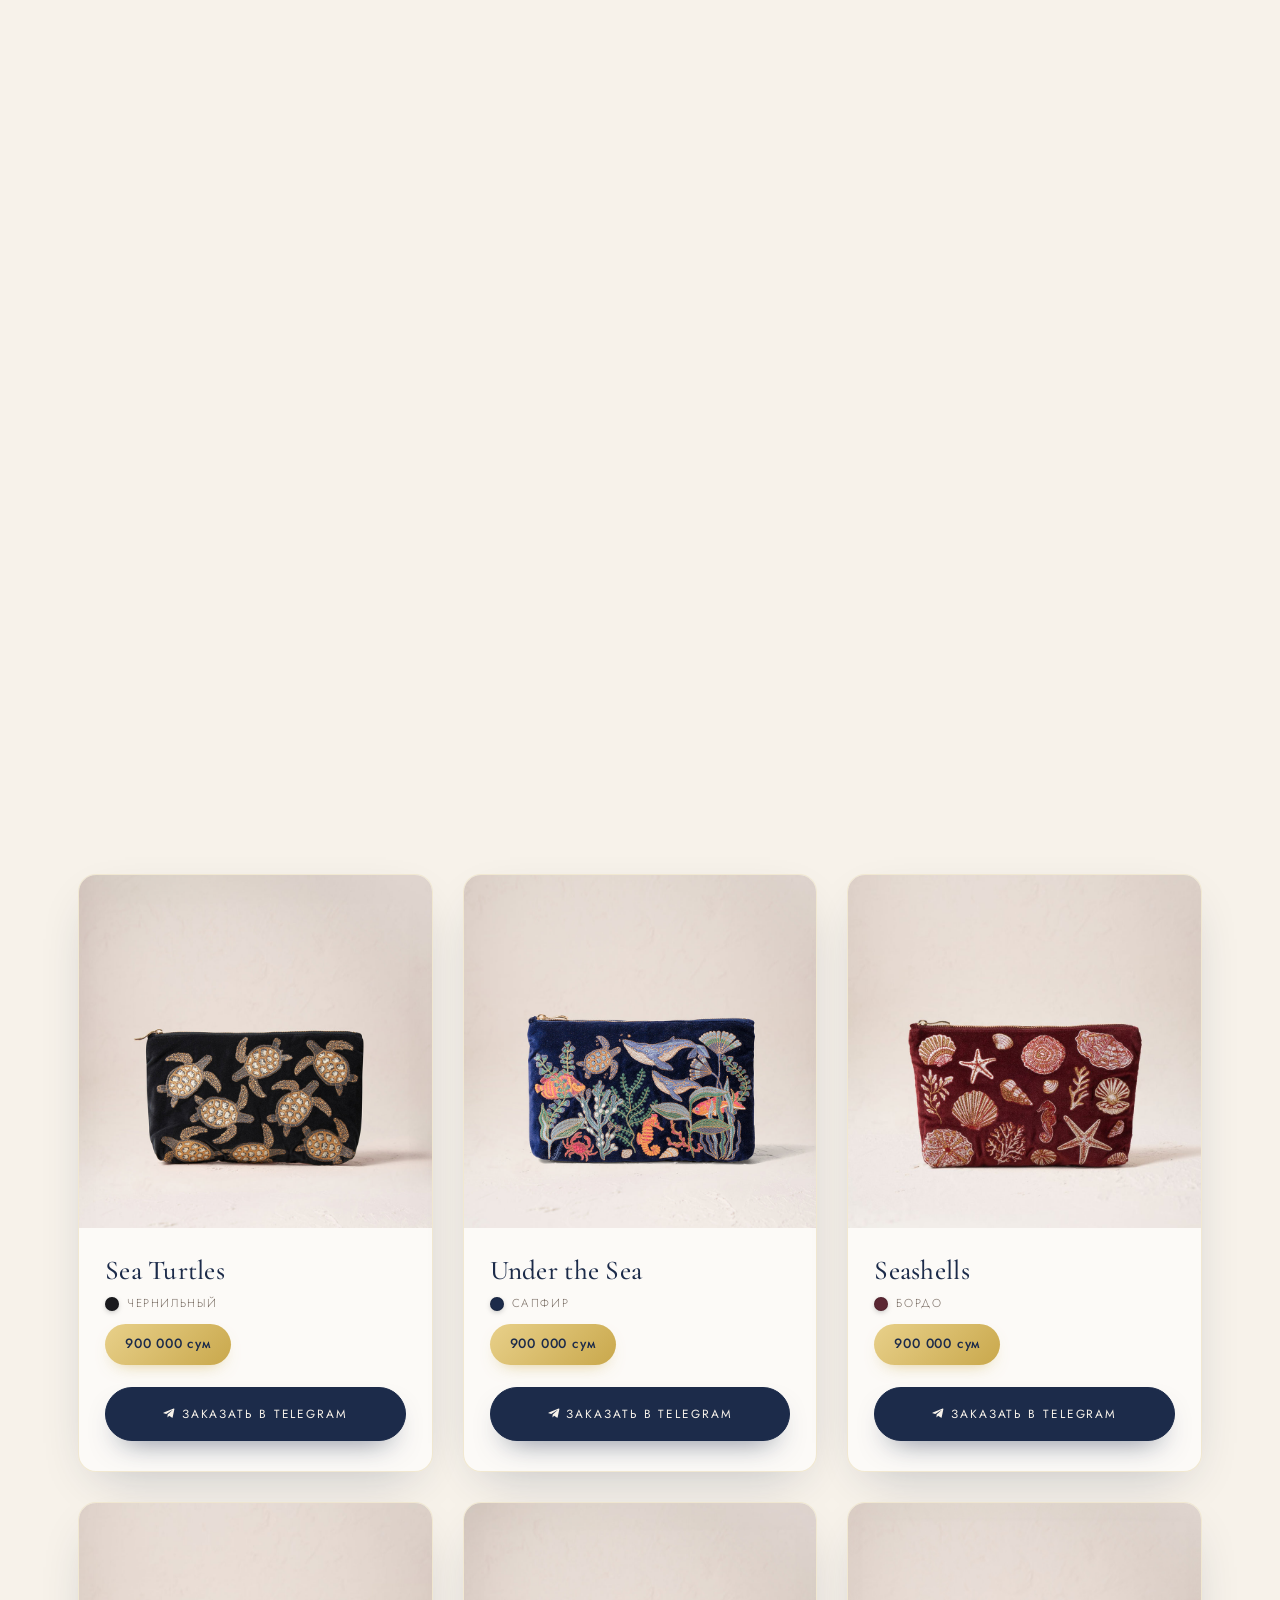
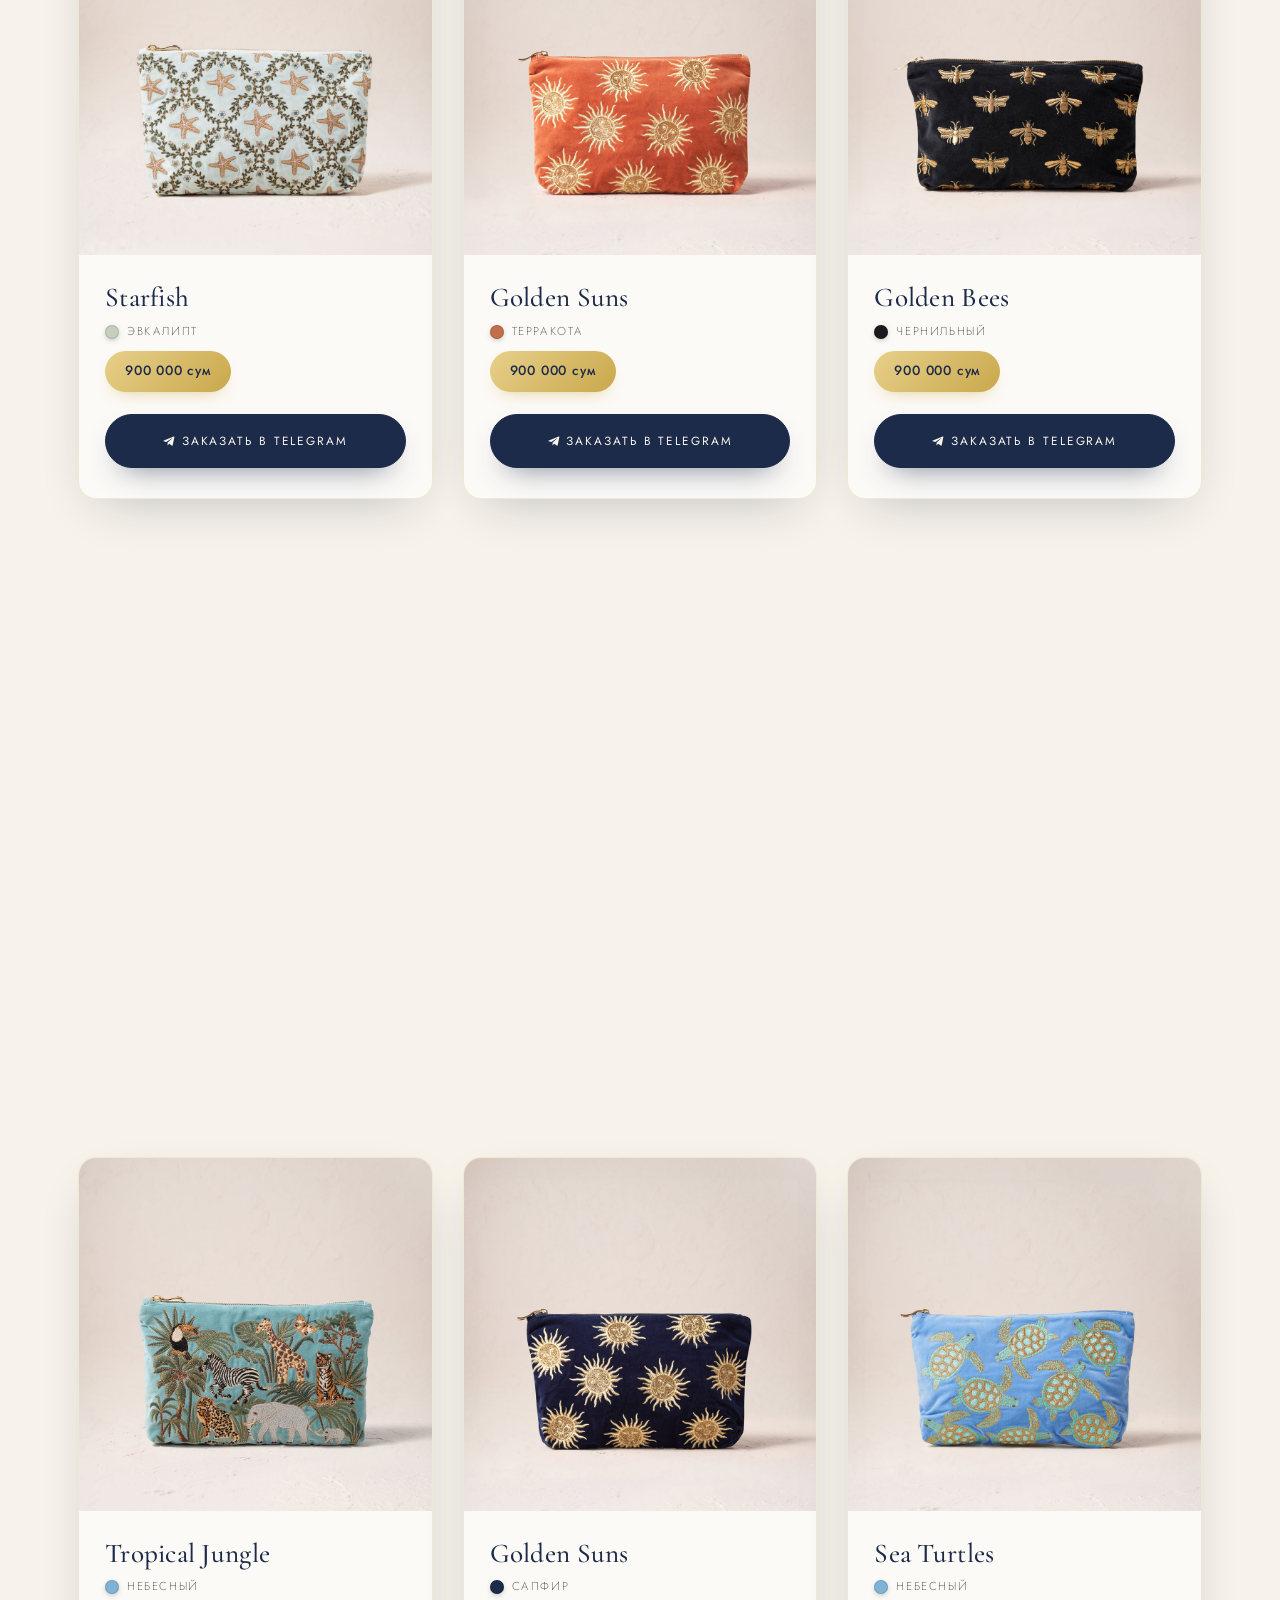
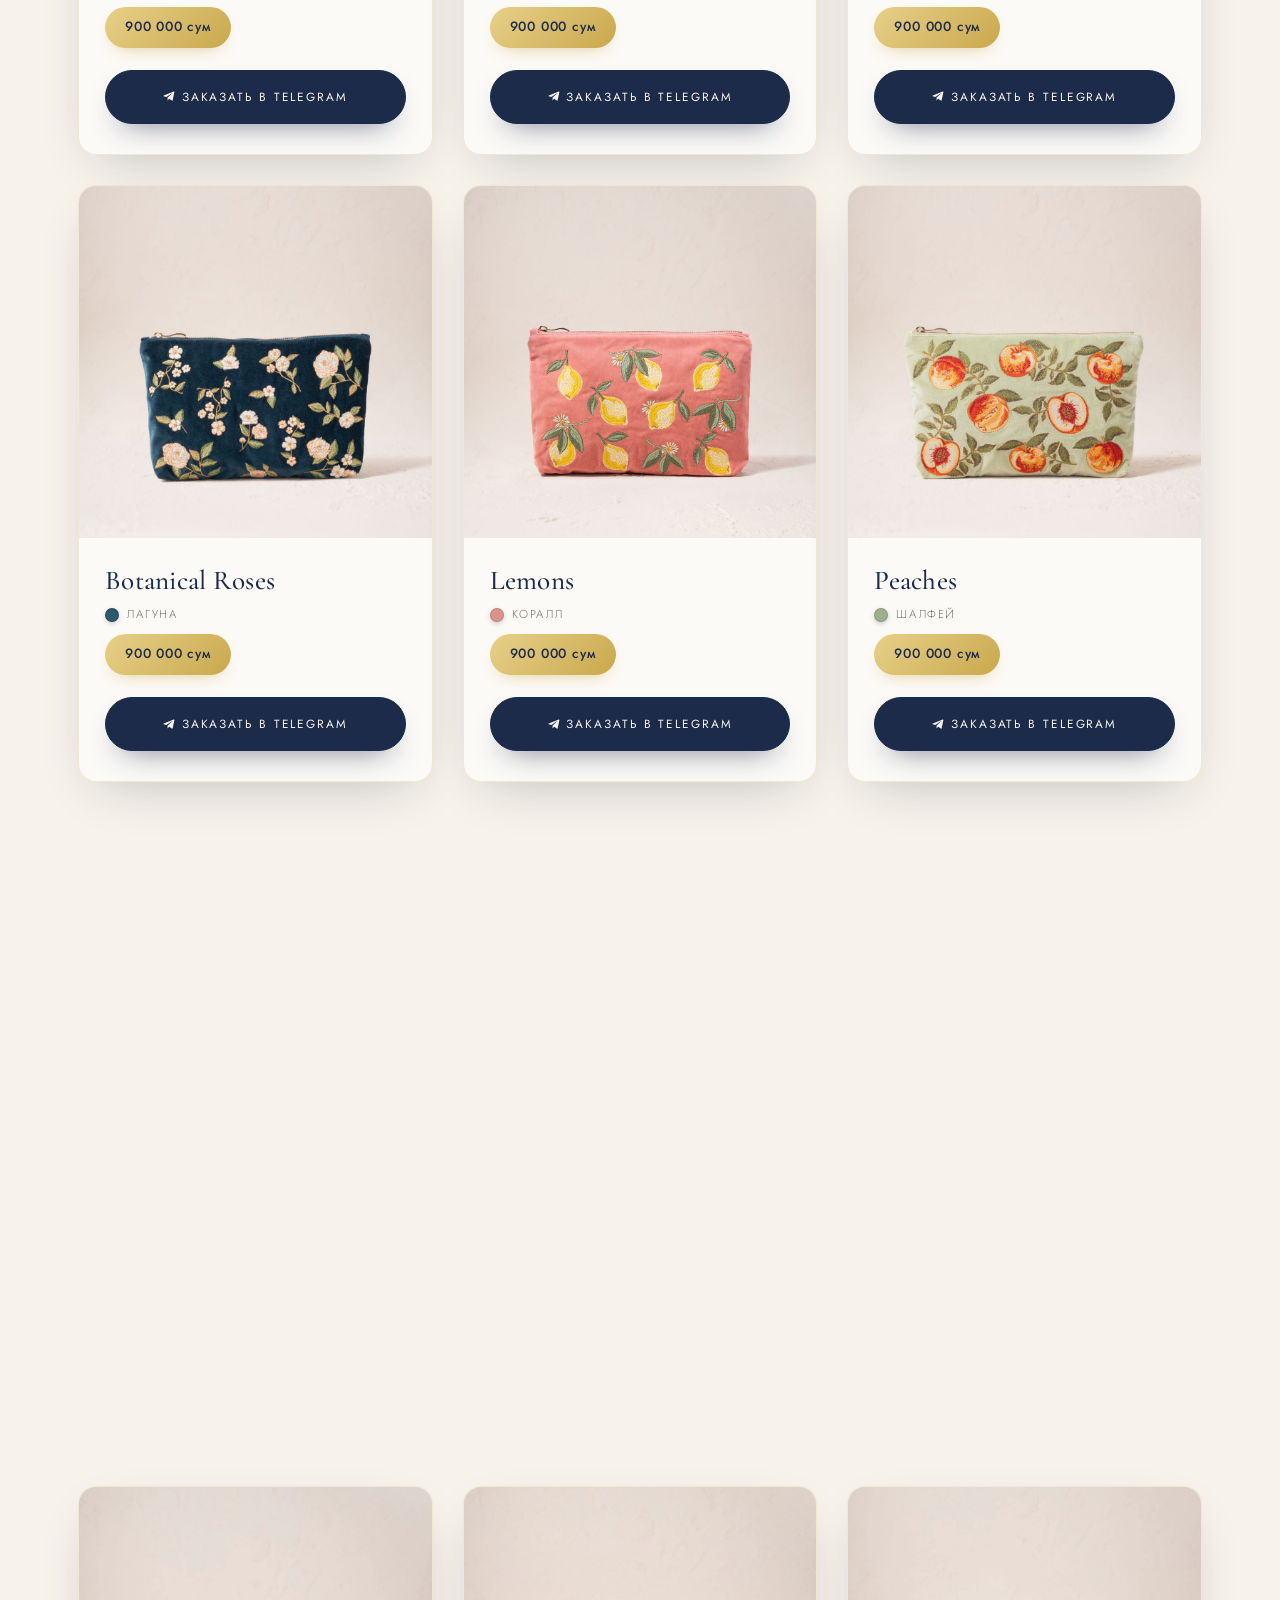
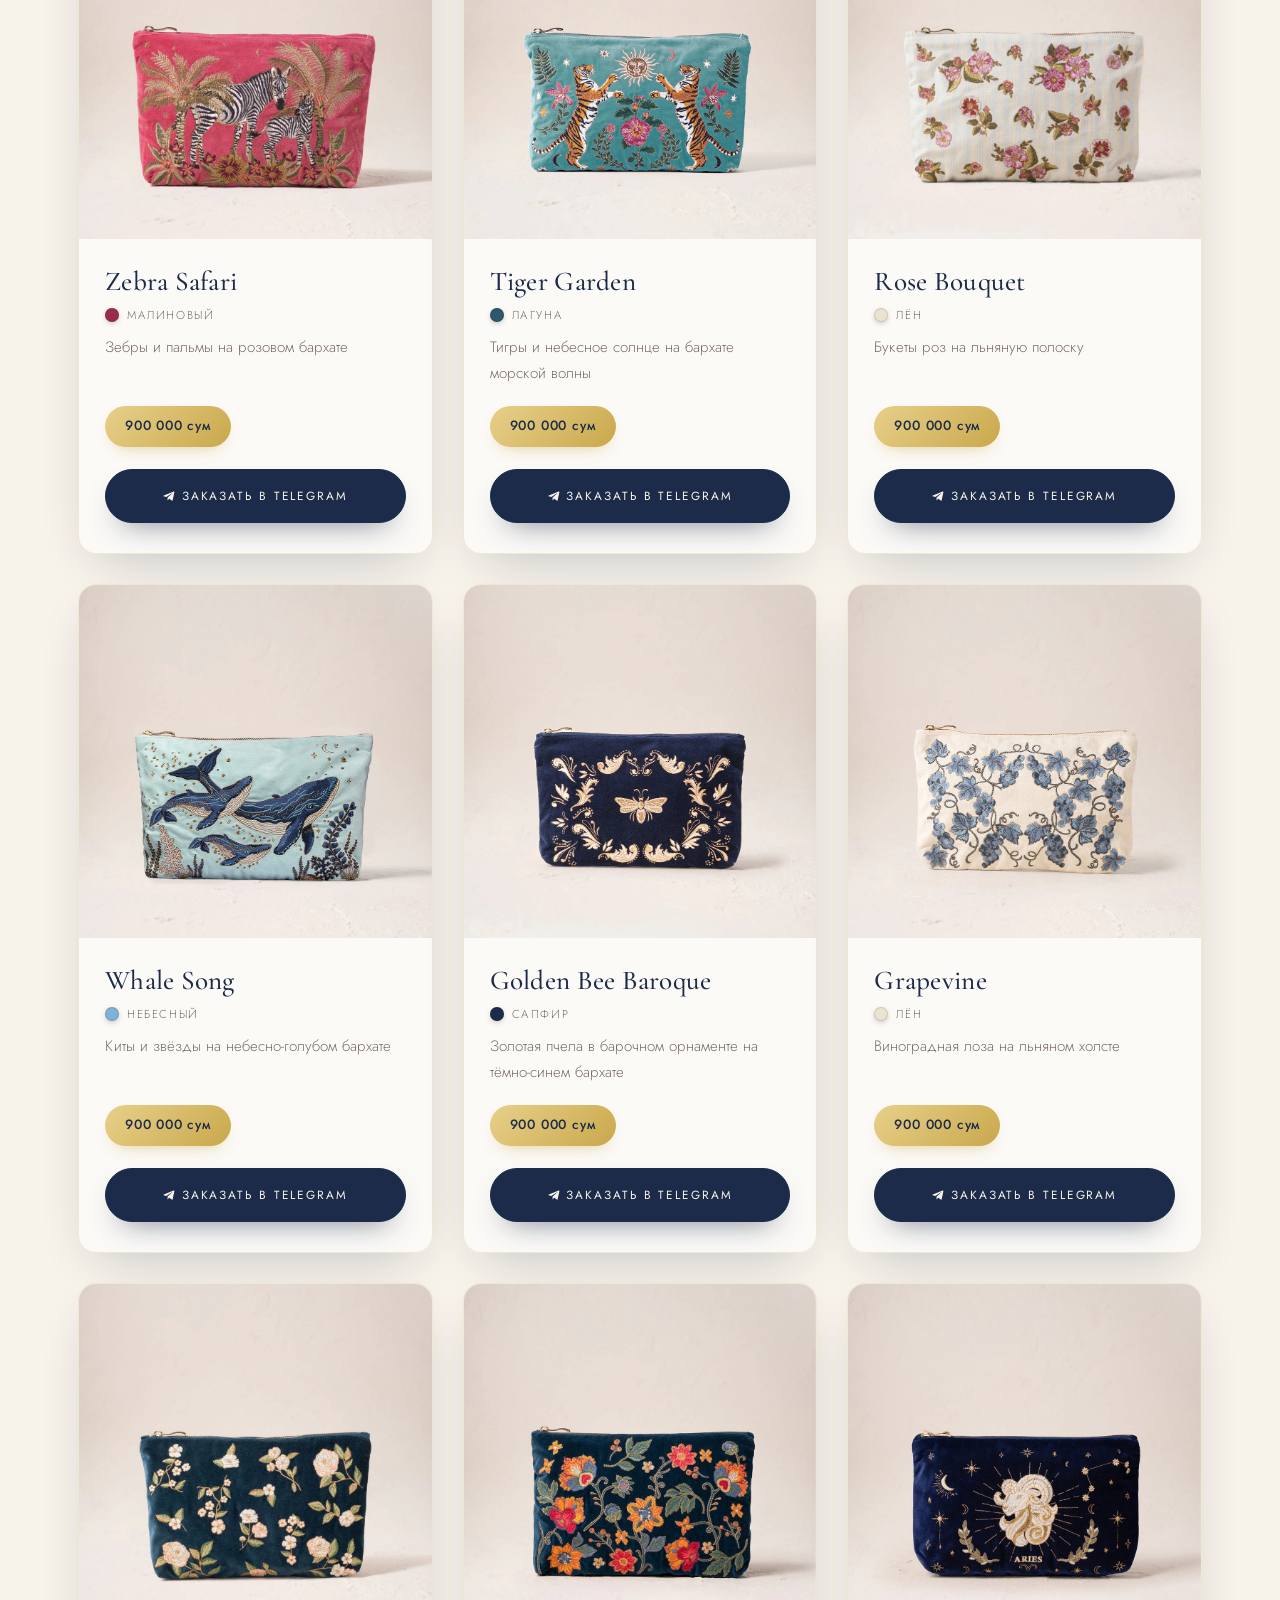
<file: collection.html>
<!DOCTYPE html>
<html lang="ru">
<head>
<meta charset="UTF-8" />
<meta name="viewport" content="width=device-width, initial-scale=1.0" />
<title>Коллекция · Chapter One · Elizabeth Scarlett</title>
<meta name="description" content="Полная коллекция Chapter One — бархатные косметички Elizabeth Scarlett и ремешки Whoop 5.0 (кожа, CloudKnit, SuperKnit, SuperKnit Luxe). Фильтр по категориям и цвету." />
<link rel="stylesheet" href="styles.css">
</head>
<body>

<!-- ===================== NAVBAR ===================== -->
<nav class="nav" id="nav">
  <div class="wrap nav-inner">
    <a href="index.html#top" class="brand">CHAPTER ONE</a>
    <div class="nav-links">
      <a href="collection.html" data-i18n="nav.collection">Коллекция</a>
      <a href="index.html#personalize" data-i18n="nav.personalize">Персонализация</a>
      <a href="index.html#about" data-i18n="nav.about">О бренде</a>
      <a href="index.html#mission" data-i18n="nav.mission">Миссия</a>
      <a href="index.html#contact" data-i18n="nav.contact">Контакты</a>
      <div class="lang-switch" data-switch>
        <button data-set-lang="ru">RU</button><span class="lang-sep">/</span>
        <button data-set-lang="en">EN</button><span class="lang-sep">/</span>
        <button data-set-lang="uz">UZ</button>
      </div>
    </div>
    <button class="burger" id="burger" aria-label="Menu"><span></span><span></span><span></span></button>
  </div>
</nav>

<!-- mobile drawer -->
<div class="scrim" id="scrim"></div>
<aside class="drawer" id="drawer">
  <a href="collection.html" data-i18n="nav.collection" data-close>Коллекция</a>
  <a href="index.html#personalize" data-i18n="nav.personalize" data-close>Персонализация</a>
  <a href="index.html#about" data-i18n="nav.about" data-close>О бренде</a>
  <a href="index.html#mission" data-i18n="nav.mission" data-close>Миссия</a>
  <a href="index.html#contact" data-i18n="nav.contact" data-close>Контакты</a>
  <div class="lang-switch" data-switch>
    <button data-set-lang="ru">RU</button><span class="lang-sep">/</span>
    <button data-set-lang="en">EN</button><span class="lang-sep">/</span>
    <button data-set-lang="uz">UZ</button>
  </div>
</aside>

<span id="top"></span>

<!-- ===================== PAGE HERO ===================== -->
<section class="page-hero">
  <div class="deco deco-1"><svg viewBox="0 0 60 160" fill="none" stroke="#C9A84C" stroke-width="1"><path d="M30 160 C30 110 30 60 30 6"/><path d="M30 130 C12 122 6 108 8 92 C24 96 30 112 30 130"/><path d="M30 100 C48 92 54 78 52 62 C36 66 30 82 30 100"/><path d="M30 72 C14 64 8 52 10 38 C26 42 30 56 30 72"/></svg></div>
  <div class="deco deco-2"><svg viewBox="0 0 60 160" fill="none" stroke="#C9A84C" stroke-width="1"><path d="M30 160 C30 110 30 60 30 6"/><path d="M30 124 C12 116 6 102 8 86 C24 90 30 106 30 124"/><path d="M30 94 C48 86 54 72 52 56 C36 60 30 76 30 94"/></svg></div>
  <div class="wrap">
    <span class="eyebrow" data-i18n="collection.eyebrow">Elizabeth Scarlett</span>
    <h1 data-i18n="collection.title">Наша Коллекция</h1>
    <p data-i18n="page.collection.sub">Бархатные косметички и сумочки с ручной вышивкой.</p>
    <div class="gold-rule"></div>
  </div>
</section>

<!-- ===================== CATEGORY / TYPE FILTER ===================== -->
<section class="filters-bar">
  <div class="wrap">
    <div class="chip-row reveal" id="catRow">
      <button class="chip active" data-cat="" data-i18n="cat.all">Все</button>
      <button class="chip" data-cat="cosmetic" data-i18n="cat.cosmetic">Косметички</button>
      <button class="chip" data-cat="bag" data-i18n="cat.bag">Сумочки</button>
      <button class="chip" data-cat="mom" data-i18n="cat.mom">Для мам</button>
      <button class="chip" data-cat="bride" data-i18n="cat.bride">Для невест</button>
      <button class="chip" data-cat="whoop" data-i18n="cat.whoop">Whoop ремешки</button>
    </div>
    <div class="chip-row reveal" id="typeRow" hidden><!-- sub-type chips rendered by JS --></div>
  </div>
</section>

<!-- ===================== COLOUR FILTER ===================== -->
<section class="colors is-filter" id="colors">
  <div class="wrap">
    <div class="section-head reveal">
      <span class="eyebrow" data-i18n="filter.title">Выберите по цвету</span>
    </div>
    <p class="filter-hint reveal" data-i18n="filter.hint">Нажмите на цвет, чтобы отфильтровать коллекцию.</p>
    <div class="filter-allwrap reveal">
      <button class="filter-all active" id="filterAll" data-i18n="filter.all">Все цвета</button>
    </div>
    <div class="swatch-grid" id="swatchGrid"><!-- swatches/filters rendered by JS --></div>
  </div>
</section>

<div class="section-divider"></div>

<!-- ===================== FULL GRID ===================== -->
<section class="collection" id="collection" style="padding-top:60px">
  <div class="wrap">
    <div class="grid" id="grid"><!-- all product cards rendered by JS --></div>
    <p class="empty-note" id="emptyNote" data-i18n="filter.empty">В этом цвете пока нет дизайнов.</p>
  </div>
</section>

<!-- ===================== FOOTER ===================== -->
<footer class="footer">
  <div class="wrap">
    <a href="index.html#top" class="fbrand" style="display:inline-block">CHAPTER ONE</a>
    <div class="ftag" data-i18n="footer.tagline">Эстетика Лондона в Ташкенте</div>
    <a href="https://t.me/chapteroneuz" target="_blank" rel="noopener" class="footer-tg">
      <svg class="tg-ico" viewBox="0 0 24 24"><path d="M21.94 4.3 18.7 19.6c-.24 1.08-.88 1.34-1.78.84l-4.92-3.62-2.37 2.28c-.26.26-.48.48-.98.48l.35-4.98 9.06-8.18c.4-.35-.08-.55-.62-.2L6.27 13.5l-4.83-1.5c-1.05-.33-1.07-1.05.22-1.55L20.6 2.8c.87-.32 1.64.2 1.34 1.5Z"/></svg>
      <span>@chapteroneuz</span>
    </a>
    <div class="footer-rule"></div>
    <div class="copy" data-i18n="footer.copyright">© 2026 Chapter One · Elizabeth Scarlett London. Все права защищены.</div>
  </div>
</footer>

<script src="app.js"></script>
</body>
</html>
</file>
<file: styles.css>
@import url('https://fonts.googleapis.com/css2?family=Cormorant+Garamond:ital,wght@0,300;0,400;0,500;0,600;1,400;1,500&family=Jost:wght@300;400;500&display=swap');

:root{
  --cream:#F7F2EA;
  --cream-dark:#EDE6D6;
  --navy:#1C2B4A;
  --navy-deep:#16223B;
  --gold:#C9A84C;
  --gold-light:#E8D08A;
  --blush:#F0DDD4;
  --lavender:#E5E0EC;
  --sage:#DDE3D5;
  /* ---- velvet collection palette ---- */
  --mulberry:#5B2733;     /* Бордо «Тутовый сад» */
  --scarlet:#B11E29;      /* Алый «Сафьян» */
  --ink:#1A1A1E;          /* Чернильный «Полночь в саду» */
  --peacock:#1E4A4D;      /* Павлин «Изумрудная глубина» */
  --lagoon:#2C586A;       /* Лагуна «Тёплое море» */
  --cornflower:#6F8FB4;   /* Василёк «Утренний свет» */
  --coral:#DC938B;        /* Коралл «Розовый сафари» */
  --linen:#EAE3D2;        /* Лён «Сицилийский лимон» */
  --velvet-sage:#9FAE8D;  /* Шалфей «Дикий луг» */
  --eucalyptus:#C5CFBC;   /* Эвкалипт «Утренняя дымка» */
  --olive:#6F7C3D;        /* Олива «Тосканская роща» */
  /* (Сапфир «Лондонская ночь» = --navy #1C2B4A) */
  --text-dark:#2A2118;
  --text-muted:#7A6E65;
  --serif:'Cormorant Garamond', Georgia, serif;
  --sans:'Jost', system-ui, sans-serif;
  --shadow-soft:0 18px 50px -22px rgba(28,43,74,.30);
  --shadow-card:0 22px 60px -28px rgba(28,43,74,.40);
  --maxw:1180px;
}

*,*::before,*::after{box-sizing:border-box;margin:0;padding:0}

html{scroll-behavior:smooth;-webkit-text-size-adjust:100%}

body{
  font-family:var(--sans);
  font-weight:300;
  color:var(--text-dark);
  background:var(--cream);
  line-height:1.7;
  overflow-x:hidden;
  position:relative;
}

/* watercolor texture layer over the whole page */
body::before{
  content:"";
  position:fixed;
  inset:0;
  z-index:0;
  pointer-events:none;
  background:
    radial-gradient(640px 420px at 12% 8%, rgba(240,221,212,.55), transparent 70%),
    radial-gradient(560px 460px at 88% 22%, rgba(229,224,236,.50), transparent 70%),
    radial-gradient(620px 520px at 78% 88%, rgba(221,227,213,.45), transparent 72%),
    radial-gradient(520px 420px at 8% 72%, rgba(232,208,138,.18), transparent 72%);
}

img{max-width:100%;display:block}
a{color:inherit;text-decoration:none}
button{font-family:inherit;cursor:pointer;border:none;background:none}
ul{list-style:none}

.wrap{max-width:var(--maxw);margin:0 auto;padding:0 28px;position:relative;z-index:2}

h1,h2,h3,h4{font-family:var(--serif);font-weight:400;line-height:1.12;color:var(--navy);letter-spacing:.01em}

/* ----- decorative bits ----- */
.eyebrow{
  font-family:var(--sans);
  font-weight:400;
  text-transform:uppercase;
  letter-spacing:.34em;
  font-size:.72rem;
  color:var(--gold);
}
.gold-rule{
  width:74px;height:1px;margin:18px auto 0;
  background:linear-gradient(90deg,transparent,var(--gold),transparent);
  position:relative;
}
.gold-rule::after{
  content:"";position:absolute;top:50%;left:50%;
  width:6px;height:6px;border-radius:50%;
  background:var(--gold);transform:translate(-50%,-50%) rotate(45deg);
}
.section-divider{
  height:1px;max-width:var(--maxw);margin:0 auto;
  background:linear-gradient(90deg,transparent,rgba(201,168,76,.45),transparent);
  position:relative;z-index:2;
}

.btn{
  display:inline-flex;align-items:center;gap:.55em;
  font-family:var(--sans);font-weight:400;
  letter-spacing:.16em;text-transform:uppercase;font-size:.74rem;
  padding:16px 30px;border-radius:40px;
  transition:transform .35s ease, box-shadow .35s ease, background .35s ease, color .35s ease;
  white-space:nowrap;
}
.btn-primary{
  background:var(--navy);color:var(--cream);
  border:1px solid var(--navy);
  box-shadow:0 14px 30px -16px rgba(28,43,74,.7);
}
.btn-primary:hover{
  background:var(--gold);border-color:var(--gold);color:var(--navy);
  transform:translateY(-3px);
  box-shadow:0 20px 38px -16px rgba(201,168,76,.6);
}
.btn-outline{
  border:1px solid rgba(201,168,76,.7);color:var(--navy);
  background:rgba(255,255,255,.4);
}
.btn-outline:hover{
  border-color:var(--gold);background:var(--gold);color:var(--navy);
  transform:translateY(-3px);
}
.btn-gold{
  background:var(--gold);color:var(--navy);border:1px solid var(--gold);
}
.btn-gold:hover{
  background:var(--gold-light);transform:translateY(-3px);
  box-shadow:0 18px 34px -16px rgba(201,168,76,.65);
}
.tg-ico{width:1.05em;height:1.05em;fill:currentColor;flex:none}

/* twinkling star field helpers */
.star{
  position:absolute;color:var(--gold);
  pointer-events:none;opacity:.0;
  animation:twinkle 4s ease-in-out infinite;
  z-index:1;
}
@keyframes twinkle{
  0%,100%{opacity:.15;transform:scale(.8)}
  50%{opacity:.9;transform:scale(1.15)}
}
@keyframes floaty{
  0%,100%{transform:translateY(0) rotate(0)}
  50%{transform:translateY(-16px) rotate(8deg)}
}

/* reveal on scroll */
.reveal{opacity:0;transform:translateY(34px);transition:opacity .9s ease, transform .9s cubic-bezier(.2,.7,.2,1)}
.reveal.is-visible{opacity:1;transform:none}
.reveal.d1{transition-delay:.08s}
.reveal.d2{transition-delay:.16s}
.reveal.d3{transition-delay:.24s}
.reveal.d4{transition-delay:.32s}

/* ============ LANGUAGE SPLASH ============ */
#splash{
  position:fixed;inset:0;z-index:1000;
  display:flex;align-items:center;justify-content:center;
  background:
    radial-gradient(800px 600px at 50% 30%, rgba(232,208,138,.18), transparent 70%),
    var(--cream);
  transition:opacity .8s ease, visibility .8s ease;
}
#splash.hide{opacity:0;visibility:hidden}
.splash-inner{text-align:center;padding:30px;position:relative;z-index:2}
.splash-mark{
  font-family:var(--serif);font-weight:300;
  font-size:clamp(2.4rem,7vw,4rem);
  letter-spacing:.42em;color:var(--navy);
  padding-left:.42em;
  opacity:0;animation:fadeUp .9s ease .15s forwards;
}
.splash-sub{
  margin-top:14px;font-size:.78rem;letter-spacing:.32em;
  text-transform:uppercase;color:var(--gold);
  opacity:0;animation:fadeUp .9s ease .35s forwards;
}
.splash-wreath{
  width:150px;height:150px;margin:0 auto 26px;
  opacity:0;animation:fadeUp .9s ease forwards;
}
.splash-line{
  margin:30px 0 26px;font-size:.7rem;letter-spacing:.28em;
  text-transform:uppercase;color:var(--text-muted);
  opacity:0;animation:fadeUp .9s ease .5s forwards;
}
.splash-btns{display:flex;gap:14px;justify-content:center;flex-wrap:wrap}
.lang-btn{
  font-family:var(--sans);font-weight:400;
  letter-spacing:.18em;text-transform:uppercase;font-size:.78rem;
  padding:14px 30px;border-radius:40px;
  border:1px solid rgba(201,168,76,.55);
  color:var(--navy);background:rgba(255,255,255,.5);
  transition:all .35s ease;opacity:0;transform:translateY(16px);
}
.lang-btn:hover{background:var(--navy);color:var(--cream);border-color:var(--navy);transform:translateY(-3px)}
.splash-btns .lang-btn:nth-child(1){animation:fadeUp .7s ease .6s forwards}
.splash-btns .lang-btn:nth-child(2){animation:fadeUp .7s ease .74s forwards}
.splash-btns .lang-btn:nth-child(3){animation:fadeUp .7s ease .88s forwards}
@keyframes fadeUp{to{opacity:1;transform:none}}

/* ============ NAVBAR ============ */
.nav{
  position:fixed;top:0;left:0;right:0;z-index:200;
  transition:background .4s ease, box-shadow .4s ease, padding .4s ease;
  padding:22px 0;
}
.nav.scrolled{
  background:rgba(247,242,234,.92);
  backdrop-filter:blur(10px);
  box-shadow:0 8px 30px -18px rgba(28,43,74,.4);
  padding:14px 0;
}
.nav-inner{display:flex;align-items:center;justify-content:space-between;gap:20px}
.brand{
  font-family:var(--serif);font-weight:400;
  font-size:1.35rem;letter-spacing:.34em;color:var(--navy);
  padding-left:.34em;white-space:nowrap;
}
.nav-links{display:flex;align-items:center;gap:34px}
.nav-links a{
  font-size:.74rem;letter-spacing:.2em;text-transform:uppercase;
  color:var(--text-dark);position:relative;padding:4px 0;font-weight:400;
}
.nav-links a::after{
  content:"";position:absolute;left:0;bottom:-2px;width:0;height:1px;
  background:var(--gold);transition:width .35s ease;
}
.nav-links a:hover{color:var(--navy)}
.nav-links a:hover::after{width:100%}

.lang-switch{display:flex;align-items:center;gap:2px;margin-left:8px}
.lang-switch button{
  font-size:.7rem;letter-spacing:.12em;font-weight:500;
  color:var(--text-muted);padding:5px 9px;border-radius:20px;
  transition:all .3s ease;
}
.lang-switch button.active{background:var(--navy);color:var(--cream)}
.lang-switch button:not(.active):hover{color:var(--navy)}
.lang-sep{color:rgba(122,110,101,.4);font-size:.7rem}

.burger{display:none;flex-direction:column;gap:5px;padding:8px;z-index:210}
.burger span{display:block;width:24px;height:1.6px;background:var(--navy);transition:.35s ease}
.burger.open span:nth-child(1){transform:translateY(6.6px) rotate(45deg)}
.burger.open span:nth-child(2){opacity:0}
.burger.open span:nth-child(3){transform:translateY(-6.6px) rotate(-45deg)}

/* mobile drawer */
.drawer{
  position:fixed;top:0;right:0;bottom:0;width:78%;max-width:330px;
  background:var(--cream);z-index:205;
  transform:translateX(100%);transition:transform .45s cubic-bezier(.4,0,.2,1);
  box-shadow:-20px 0 60px -30px rgba(28,43,74,.6);
  padding:96px 34px 40px;display:flex;flex-direction:column;gap:6px;
}
.drawer.open{transform:translateX(0)}
.drawer a{
  font-family:var(--serif);font-size:1.5rem;color:var(--navy);
  padding:14px 0;border-bottom:1px solid rgba(201,168,76,.25);
}
.drawer .lang-switch{margin:24px 0 0}
.scrim{
  position:fixed;inset:0;background:rgba(28,43,74,.35);
  z-index:204;opacity:0;visibility:hidden;transition:.4s ease;
}
.scrim.open{opacity:1;visibility:visible}

/* ============ HERO ============ */
.hero{
  min-height:100vh;display:flex;align-items:center;
  position:relative;overflow:hidden;padding:140px 0 80px;
}
.hero-grid{
  display:grid;grid-template-columns:1.05fr .95fr;gap:50px;align-items:center;
}
.hero-overline{margin-bottom:26px}
.hero h1{
  font-size:clamp(2.6rem,6vw,5rem);
  font-weight:300;line-height:1.04;letter-spacing:.005em;
}
.hero h1 .accent{font-style:italic;color:var(--gold)}
.hero-sub{
  font-family:var(--serif);font-style:italic;font-weight:400;
  font-size:clamp(1.15rem,2.3vw,1.6rem);
  color:var(--text-muted);margin-top:24px;max-width:30ch;
}
.hero-cta{display:flex;gap:16px;margin-top:40px;flex-wrap:wrap}

.hero-art{position:relative;display:flex;justify-content:center;align-items:center;min-height:420px}
.hero-medallion{
  width:min(440px,90%);aspect-ratio:1;border-radius:50%;
  background:
    radial-gradient(circle at 50% 42%, rgba(255,255,255,.6), transparent 60%),
    radial-gradient(circle, rgba(229,224,236,.7), rgba(240,221,212,.5));
  display:flex;align-items:center;justify-content:center;
  box-shadow:inset 0 0 80px rgba(201,168,76,.12);
  position:relative;
}
.hero-medallion::before{
  content:"";position:absolute;inset:14px;border-radius:50%;
  border:1px solid rgba(201,168,76,.35);
}
.hero-medallion::after{
  content:"";position:absolute;inset:28px;border-radius:50%;
  border:1px dashed rgba(201,168,76,.3);
}
.hero-wreath{width:84%;animation:floaty 9s ease-in-out infinite}

/* ============ COLLECTION ============ */
section{position:relative;z-index:2}
.section-head{text-align:center;max-width:620px;margin:0 auto 60px}
.section-head .eyebrow{display:block;margin-bottom:16px}
.section-head h2{font-size:clamp(2.2rem,4.5vw,3.4rem);font-weight:300}
.section-head p{color:var(--text-muted);margin-top:18px;font-size:1rem}

.collection{padding:110px 0}
.grid{
  display:grid;grid-template-columns:repeat(3,1fr);gap:30px;
}
.card{
  background:rgba(255,255,255,.62);
  border:1px solid rgba(201,168,76,.22);
  border-radius:18px;overflow:hidden;
  display:flex;flex-direction:column;
  box-shadow:var(--shadow-soft);
  transition:transform .5s cubic-bezier(.2,.7,.2,1), box-shadow .5s ease, border-color .5s ease;
  position:relative;
}
.card:hover{
  transform:translateY(-10px);
  box-shadow:var(--shadow-card),0 0 0 1px rgba(201,168,76,.5);
  border-color:rgba(201,168,76,.6);
}
.card-img{
  background:linear-gradient(160deg,var(--cream-dark),var(--cream));
  aspect-ratio:1/1;overflow:hidden;
}
.card-img img{
  width:100%;height:100%;object-fit:cover;
  transition:transform .8s cubic-bezier(.2,.7,.2,1);
}
.card:hover .card-img img{transform:scale(1.05)}
.card-body{padding:28px 26px 30px;display:flex;flex-direction:column;flex:1}
.card-body h3{font-size:1.7rem;font-weight:500}
.card-color{display:flex;align-items:center;gap:8px;margin-top:8px;font-size:.72rem;letter-spacing:.14em;text-transform:uppercase;color:var(--text-muted)}
.card-color .dot{width:14px;height:14px;border-radius:50%;box-shadow:inset 0 0 0 1px rgba(0,0,0,.12), 0 2px 6px -2px rgba(0,0,0,.4);flex:none}
.card-body .desc{color:var(--text-muted);margin:10px 0 20px;font-size:.94rem;flex:1}
.price-pill{
  align-self:flex-start;
  background:linear-gradient(135deg,var(--gold-light),var(--gold));
  color:var(--navy);font-weight:500;letter-spacing:.06em;
  padding:9px 20px;border-radius:30px;font-size:.84rem;
  margin-bottom:22px;box-shadow:0 8px 18px -10px rgba(201,168,76,.7);
}
.card .btn{justify-content:center;width:100%}

/* coming soon */
.card-soon{
  background:rgba(255,255,255,.32);
  backdrop-filter:blur(6px);
  border:1.5px dashed rgba(201,168,76,.5);
  border-radius:18px;
  display:flex;flex-direction:column;align-items:center;justify-content:center;
  text-align:center;padding:50px 30px;min-height:300px;gap:14px;
  transition:transform .5s ease, border-color .5s ease;
}
.card-soon:hover{transform:translateY(-6px);border-color:var(--gold)}
.card-soon .soon-ico{font-size:2.2rem;animation:floaty 7s ease-in-out infinite}
.card-soon h3{font-size:1.6rem;font-weight:400;color:var(--navy)}
.card-soon p{color:var(--text-muted);font-size:.92rem;max-width:24ch}

/* ============ FEATURES ============ */
.features{padding:100px 0;background:linear-gradient(180deg,transparent,rgba(237,230,214,.5),transparent)}
.feat-grid{display:grid;grid-template-columns:repeat(4,1fr);gap:24px}
.feat{
  background:rgba(255,255,255,.6);
  border:1px solid rgba(201,168,76,.28);
  border-radius:16px;padding:34px 24px;text-align:center;
  transition:transform .5s ease, box-shadow .5s ease;
}
.feat:hover{transform:translateY(-6px);box-shadow:var(--shadow-soft)}
.feat-ico{
  width:64px;height:64px;border-radius:50%;
  background:var(--navy);color:var(--gold-light);
  display:flex;align-items:center;justify-content:center;
  margin:0 auto 20px;font-size:1.5rem;
  box-shadow:0 12px 26px -14px rgba(28,43,74,.7);
}
.feat-ico svg{width:30px;height:30px;stroke:var(--gold-light);fill:none;stroke-width:1.4}
.feat h4{font-size:1.3rem;font-weight:500;margin-bottom:8px}
.feat p{color:var(--text-muted);font-size:.88rem}

/* ============ ABOUT ============ */
.about{padding:110px 0}
.about-grid{display:grid;grid-template-columns:1.1fr .9fr;gap:64px;align-items:center}
.about-text .eyebrow{display:block;margin-bottom:18px}
.about-text h2{font-size:clamp(2rem,4vw,3rem);font-weight:300;margin-bottom:26px}
.about-body{color:var(--text-dark);font-size:1.04rem;line-height:1.85;font-weight:300}
.about-body::first-letter{
  font-family:var(--serif);font-size:3.6rem;font-weight:500;
  color:var(--gold);float:left;line-height:.82;
  margin:6px 12px 0 0;
}
.about-quote{
  font-family:var(--serif);font-style:italic;font-weight:400;
  font-size:clamp(1.3rem,2.6vw,1.85rem);
  color:var(--navy);margin-top:34px;line-height:1.4;
  padding-left:22px;border-left:2px solid var(--gold);
}
.about-art{position:relative;display:flex;justify-content:center}
.about-frame{
  width:100%;max-width:420px;aspect-ratio:4/5;border-radius:200px 200px 18px 18px;
  overflow:hidden;position:relative;
  border:1px solid rgba(201,168,76,.4);
  box-shadow:var(--shadow-card);
  background:linear-gradient(160deg,var(--navy),var(--navy-deep));
}
.about-frame img{width:100%;height:100%;object-fit:cover;opacity:.96}
.about-badge{
  position:absolute;bottom:-26px;left:-26px;
  width:120px;height:120px;border-radius:50%;
  background:var(--cream);border:1px solid rgba(201,168,76,.5);
  display:flex;flex-direction:column;align-items:center;justify-content:center;
  text-align:center;box-shadow:var(--shadow-soft);
  font-family:var(--serif);
}
.about-badge .b1{font-size:.62rem;letter-spacing:.22em;text-transform:uppercase;color:var(--gold);font-family:var(--sans)}
.about-badge .b2{font-size:1.5rem;color:var(--navy);line-height:1.1}
.about-badge .b3{font-size:.6rem;letter-spacing:.18em;text-transform:uppercase;color:var(--text-muted);font-family:var(--sans)}

/* ============ MISSION ============ */
.mission{
  background:radial-gradient(900px 600px at 50% 0%, #243758, var(--navy) 60%);
  color:var(--cream);padding:120px 0;position:relative;overflow:hidden;
}
.mission .wrap{text-align:center;max-width:760px}
.mission .eyebrow{color:var(--gold-light)}
.mission-pct{
  font-family:var(--serif);font-weight:300;
  font-size:clamp(6rem,18vw,11rem);line-height:.9;
  color:var(--gold);margin:18px 0 6px;
  text-shadow:0 18px 50px rgba(0,0,0,.35);
}
.mission h2{color:var(--cream);font-size:clamp(1.8rem,3.5vw,2.6rem);font-weight:300;margin-bottom:24px}
.mission p{color:rgba(247,242,234,.82);font-size:1.1rem;max-width:60ch;margin:0 auto;font-weight:300}
.mission-ico{display:flex;justify-content:center;gap:30px;margin-top:42px;font-size:2rem}
.mission-ico span{animation:floaty 6s ease-in-out infinite}
.mission-ico span:nth-child(2){animation-delay:.6s}
.mission-ico span:nth-child(3){animation-delay:1.2s}
.mission-ico span:nth-child(4){animation-delay:1.8s}

/* ============ CONTACT ============ */
.contact{padding:120px 0;text-align:center}
.contact h2{font-size:clamp(2.2rem,4.5vw,3.2rem);font-weight:300;margin-bottom:14px}
.contact p.lead{color:var(--text-muted);max-width:46ch;margin:0 auto 38px;font-size:1.05rem}
.contact .btn{font-size:.82rem;padding:20px 40px}
.contact .note{margin-top:22px;font-family:var(--serif);font-style:italic;font-size:1.25rem;color:var(--navy)}

/* ============ FOOTER ============ */
.footer{
  background:var(--navy-deep);color:rgba(247,242,234,.8);
  padding:64px 0 40px;text-align:center;position:relative;
}
.footer .fbrand{
  font-family:var(--serif);font-size:1.7rem;letter-spacing:.36em;
  color:var(--cream);padding-left:.36em;margin-bottom:12px;
}
.footer .ftag{font-style:italic;font-family:var(--serif);font-size:1.1rem;color:var(--gold-light);margin-bottom:24px}
.footer-tg{
  display:inline-flex;align-items:center;gap:.5em;
  border:1px solid rgba(201,168,76,.5);border-radius:40px;
  padding:11px 24px;font-size:.74rem;letter-spacing:.16em;text-transform:uppercase;
  color:var(--cream);transition:all .35s ease;
}
.footer-tg:hover{background:var(--gold);color:var(--navy);border-color:var(--gold)}
.footer-rule{width:80px;height:1px;background:rgba(201,168,76,.4);margin:30px auto}
.footer .copy{font-size:.74rem;letter-spacing:.1em;color:rgba(247,242,234,.45)}

/* decorative sprigs absolutely placed */
.deco{position:absolute;z-index:1;pointer-events:none;opacity:.55}
.deco svg{width:100%;height:100%;display:block}
.deco-1{top:120px;left:-30px;width:120px}
.deco-2{top:30%;right:-20px;width:130px;transform:scaleX(-1)}
.deco-3{bottom:8%;left:2%;width:110px}

/* ============ REAL LOGO ============ */
/* logo image has a cream background (no alpha); multiply blends the seam on cream */
.logo-img{mix-blend-mode:multiply}
.splash-logo{
  width:188px;height:188px;margin:0 auto 22px;border-radius:50%;
  object-fit:cover;mix-blend-mode:multiply;
  opacity:0;animation:fadeUp .9s ease forwards;
}
.hero-logo{
  width:92%;max-width:430px;height:auto;aspect-ratio:1/1;object-fit:contain;
  border-radius:50%;
  mix-blend-mode:multiply;animation:floaty 9s ease-in-out infinite;
}

/* ============ COLORS / SWATCHES ============ */
.colors{padding:100px 0}
.swatch-grid{
  display:grid;grid-template-columns:repeat(6,1fr);gap:30px 22px;max-width:1040px;margin:0 auto;
}
.swatch{display:flex;flex-direction:column;align-items:center;text-align:center;gap:12px}
.swatch-chip{
  width:86px;height:86px;border-radius:50%;
  box-shadow:inset 0 0 0 1px rgba(255,255,255,.18), 0 14px 26px -14px rgba(28,43,74,.5);
  position:relative;transition:transform .45s cubic-bezier(.2,.7,.2,1), box-shadow .45s ease;
}
.swatch-chip::after{
  content:"";position:absolute;inset:0;border-radius:50%;
  border:1px solid rgba(201,168,76,.5);opacity:0;transition:opacity .4s ease;
}
.swatch:hover .swatch-chip{transform:translateY(-6px) scale(1.05)}
.swatch:hover .swatch-chip::after{opacity:1}
.swatch-name{font-family:var(--serif);font-size:1.18rem;color:var(--navy);line-height:1.15}
.swatch-hex{font-size:.66rem;letter-spacing:.18em;color:var(--text-muted);text-transform:uppercase}

/* ============ PERSONALIZATION ============ */
.personalize{padding:110px 0;position:relative}
.personalize .wrap{display:grid;grid-template-columns:1fr 1fr;gap:60px;align-items:center}
.pers-media{position:relative;display:flex;justify-content:center}
.pers-media img{
  width:100%;max-width:440px;border-radius:18px;
  box-shadow:var(--shadow-card);border:1px solid rgba(201,168,76,.3);
}
.pers-media .pers-back{
  position:absolute;width:62%;max-width:280px;border-radius:16px;
  top:-26px;left:6%;transform:rotate(-5deg);z-index:-1;opacity:.92;
  border:1px solid rgba(201,168,76,.3);box-shadow:var(--shadow-soft);
}
.pers-text .eyebrow{display:block;margin-bottom:16px}
.pers-text h2{font-size:clamp(2rem,4vw,3rem);font-weight:300;margin-bottom:18px}
.pers-text .lead{color:var(--text-muted);font-size:1.05rem;margin-bottom:28px;max-width:42ch}
.pers-meta{display:flex;gap:14px;flex-wrap:wrap;margin-bottom:30px}
.pers-pill{
  display:flex;flex-direction:column;gap:2px;
  background:rgba(255,255,255,.6);border:1px solid rgba(201,168,76,.3);
  border-radius:14px;padding:14px 22px;
}
.pers-pill .pk{font-size:.62rem;letter-spacing:.2em;text-transform:uppercase;color:var(--gold)}
.pers-pill .pv{font-family:var(--serif);font-size:1.35rem;color:var(--navy)}
.pers-steps{display:grid;grid-template-columns:repeat(3,1fr);gap:18px;margin-bottom:34px}
.pers-step{text-align:center}
.pers-step .sn{
  width:42px;height:42px;border-radius:50%;margin:0 auto 12px;
  display:flex;align-items:center;justify-content:center;
  background:var(--navy);color:var(--gold-light);font-family:var(--serif);font-size:1.2rem;
}
.pers-step h4{font-size:1.12rem;font-weight:500;margin-bottom:4px}
.pers-step p{font-size:.82rem;color:var(--text-muted)}

/* ============ RESPONSIVE ============ */
@media (max-width:1199px){
  .feat-grid{grid-template-columns:repeat(2,1fr)}
  .swatch-grid{grid-template-columns:repeat(4,1fr)}
}
@media (max-width:900px){
  .hero-grid{grid-template-columns:1fr;text-align:center;gap:36px}
  .hero-overline,.hero-sub{margin-left:auto;margin-right:auto}
  .hero-cta{justify-content:center}
  .hero-art{order:-1;min-height:300px}
  .about-grid{grid-template-columns:1fr;gap:50px}
  .about-art{order:-1}
  .about-quote{margin-left:auto;margin-right:auto}
  .personalize .wrap{grid-template-columns:1fr;gap:46px}
  .pers-media{order:-1}
}
@media (max-width:768px){
  .nav-links{display:none}
  .nav .lang-switch{display:none}
  .burger{display:flex}
  .grid{grid-template-columns:1fr;max-width:420px;margin:0 auto}
  .collection,.about,.features,.mission,.contact,.colors,.personalize{padding-left:0;padding-right:0}
  .collection{padding:80px 0}
  .swatch-grid{grid-template-columns:repeat(3,1fr);gap:26px 16px}
  .deco{display:none}
}
@media (max-width:560px){
  .wrap{padding:0 20px}
  .feat-grid{grid-template-columns:1fr;max-width:360px;margin:0 auto}
  .hero{padding:120px 0 60px}
  .about-badge{width:96px;height:96px;left:50%;transform:translateX(-50%);bottom:-30px}
  .btn{font-size:.7rem;padding:14px 24px}
  .swatch-grid{grid-template-columns:repeat(2,1fr)}
  .swatch-chip{width:74px;height:74px}
  .pers-steps{grid-template-columns:1fr;gap:14px}
  .pers-step{display:flex;align-items:center;gap:14px;text-align:left}
  .pers-step .sn{margin:0}
}
@media (prefers-reduced-motion:reduce){
  *{animation:none!important;transition:none!important}
  .reveal{opacity:1;transform:none}
}

/* ============ HOME COLLECTION PREVIEW ============ */
.view-all-wrap{text-align:center;margin-top:52px}
.view-all-wrap .btn{font-size:.78rem;padding:18px 38px}

/* ============ COLLECTION PAGE ============ */
.page-hero{padding:160px 0 20px;text-align:center;position:relative}
.page-hero .eyebrow{display:block;margin-bottom:16px}
.page-hero h1{font-size:clamp(2.6rem,5.5vw,4.2rem);font-weight:300}
.page-hero p{color:var(--text-muted);margin-top:16px;font-size:1.05rem;max-width:48ch;margin-left:auto;margin-right:auto}

/* swatches double as the colour filter */
.colors.is-filter{padding-top:50px}
.filter-hint{text-align:center;color:var(--text-muted);font-size:.92rem;margin:-6px auto 26px;max-width:46ch}
.filter-allwrap{text-align:center;margin-bottom:38px}
.filter-all{
  display:inline-flex;align-items:center;gap:10px;cursor:pointer;
  border:1px solid rgba(201,168,76,.5);background:rgba(255,255,255,.55);
  border-radius:40px;padding:11px 26px;
  font-family:var(--sans);font-size:.72rem;letter-spacing:.18em;text-transform:uppercase;color:var(--navy);
  transition:all .3s ease;
}
.filter-all:hover{border-color:var(--gold);transform:translateY(-2px)}
.filter-all.active{background:var(--navy);color:var(--cream);border-color:var(--navy)}
.swatch[data-color]{cursor:pointer;border-radius:14px;transition:opacity .35s ease}
.swatch[data-color]:focus-visible{outline:2px solid var(--gold);outline-offset:6px}
.swatch.active .swatch-chip{transform:translateY(-6px) scale(1.07)}
.swatch.active .swatch-chip::after{opacity:1}
.swatch.dimmed{opacity:.4}
.card.hide{display:none}
.empty-note{display:none;text-align:center;color:var(--text-muted);font-style:italic;font-family:var(--serif);font-size:1.3rem;padding:50px 0}

/* ============ CATEGORY / TYPE CHIPS ============ */
.filters-bar{padding:6px 0 0;position:relative;z-index:2}
.chip-row{display:flex;flex-wrap:wrap;gap:10px;justify-content:center;margin-bottom:14px}
.chip-row[hidden]{display:none}
.chip{
  font-family:var(--sans);font-size:.72rem;letter-spacing:.14em;text-transform:uppercase;
  color:var(--navy);background:rgba(255,255,255,.55);
  border:1px solid rgba(201,168,76,.45);border-radius:30px;padding:10px 22px;
  cursor:pointer;transition:all .3s ease;
}
.chip:hover{border-color:var(--gold);transform:translateY(-2px)}
.chip.active{background:var(--navy);color:var(--cream);border-color:var(--navy)}

/* ============ CARD META (colour + type badge) ============ */
.card-meta{display:flex;align-items:center;gap:10px;flex-wrap:wrap;margin-top:8px}
.card-meta .card-color{margin-top:0}
.card-type{
  font-size:.6rem;letter-spacing:.16em;text-transform:uppercase;color:var(--gold);
  border:1px solid rgba(201,168,76,.5);border-radius:20px;padding:3px 10px;white-space:nowrap;
}
.desc-spacer{flex:1;min-height:10px}
</file>
